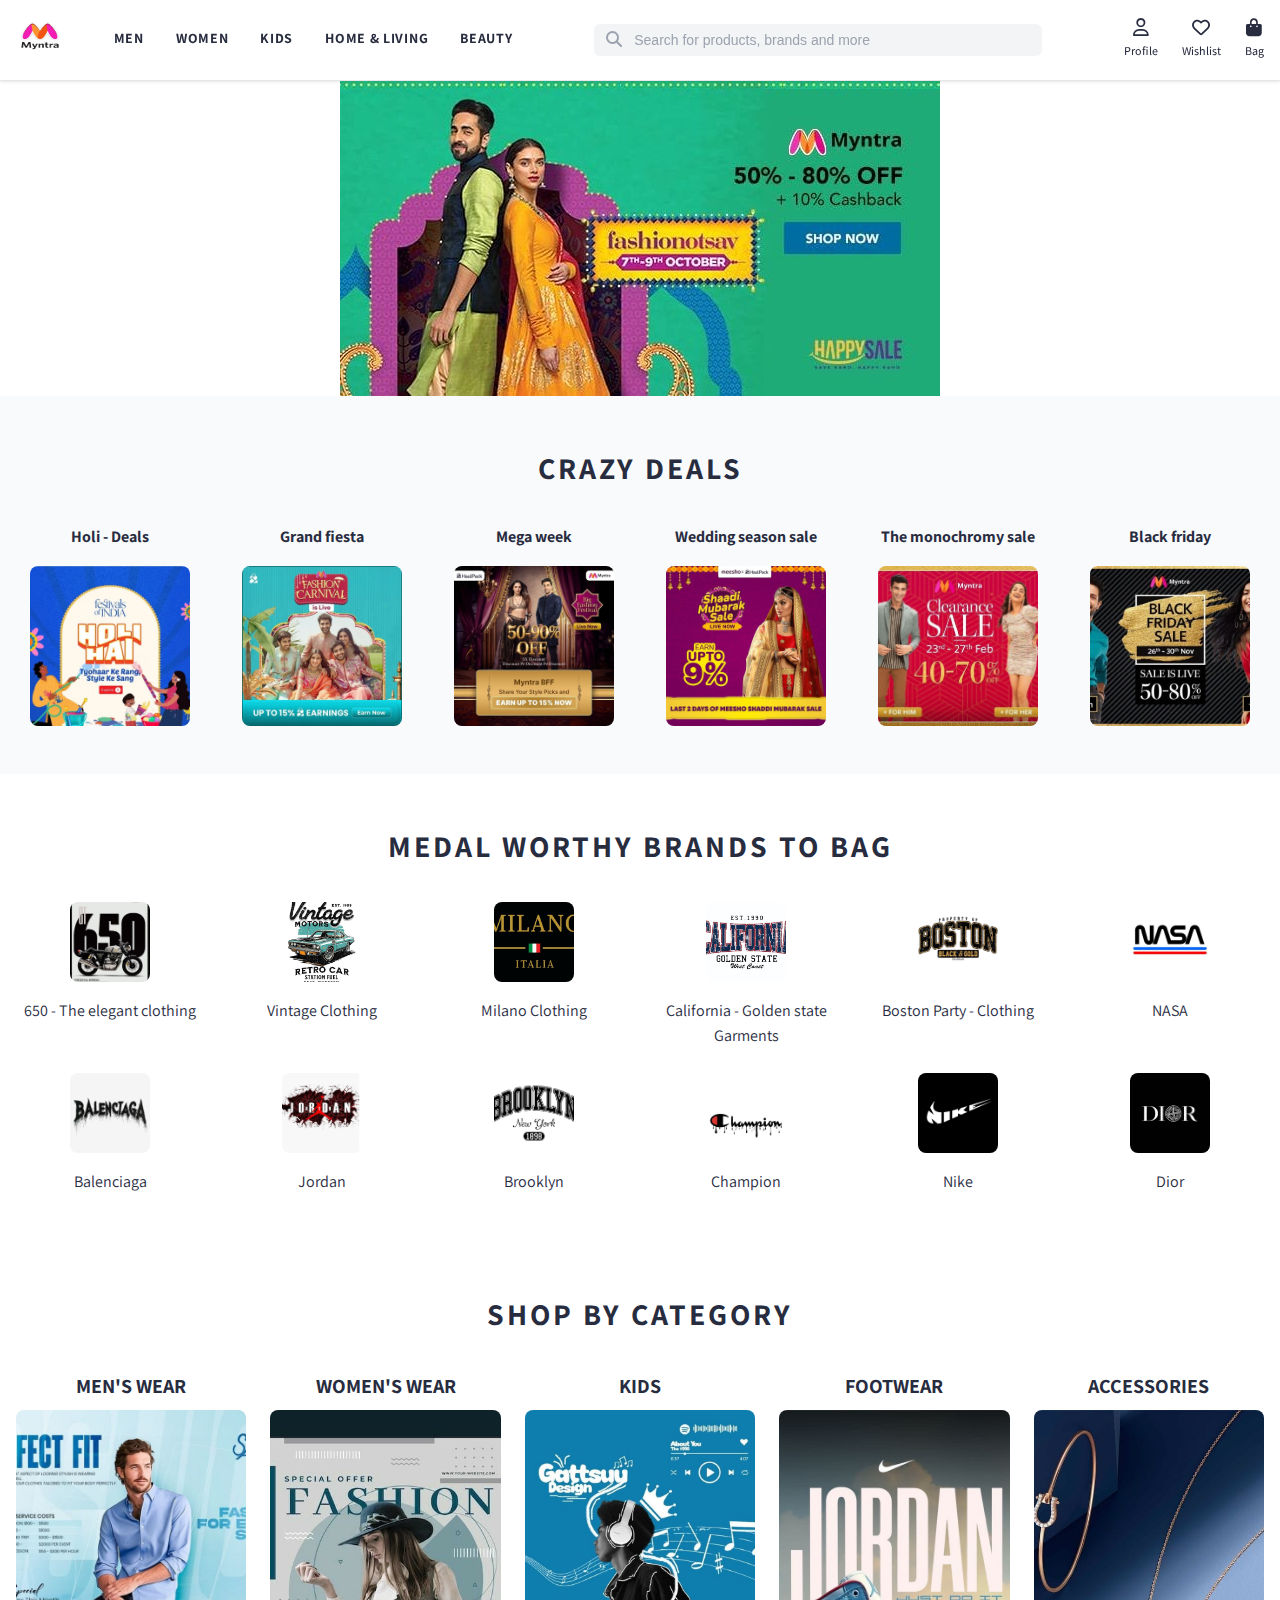
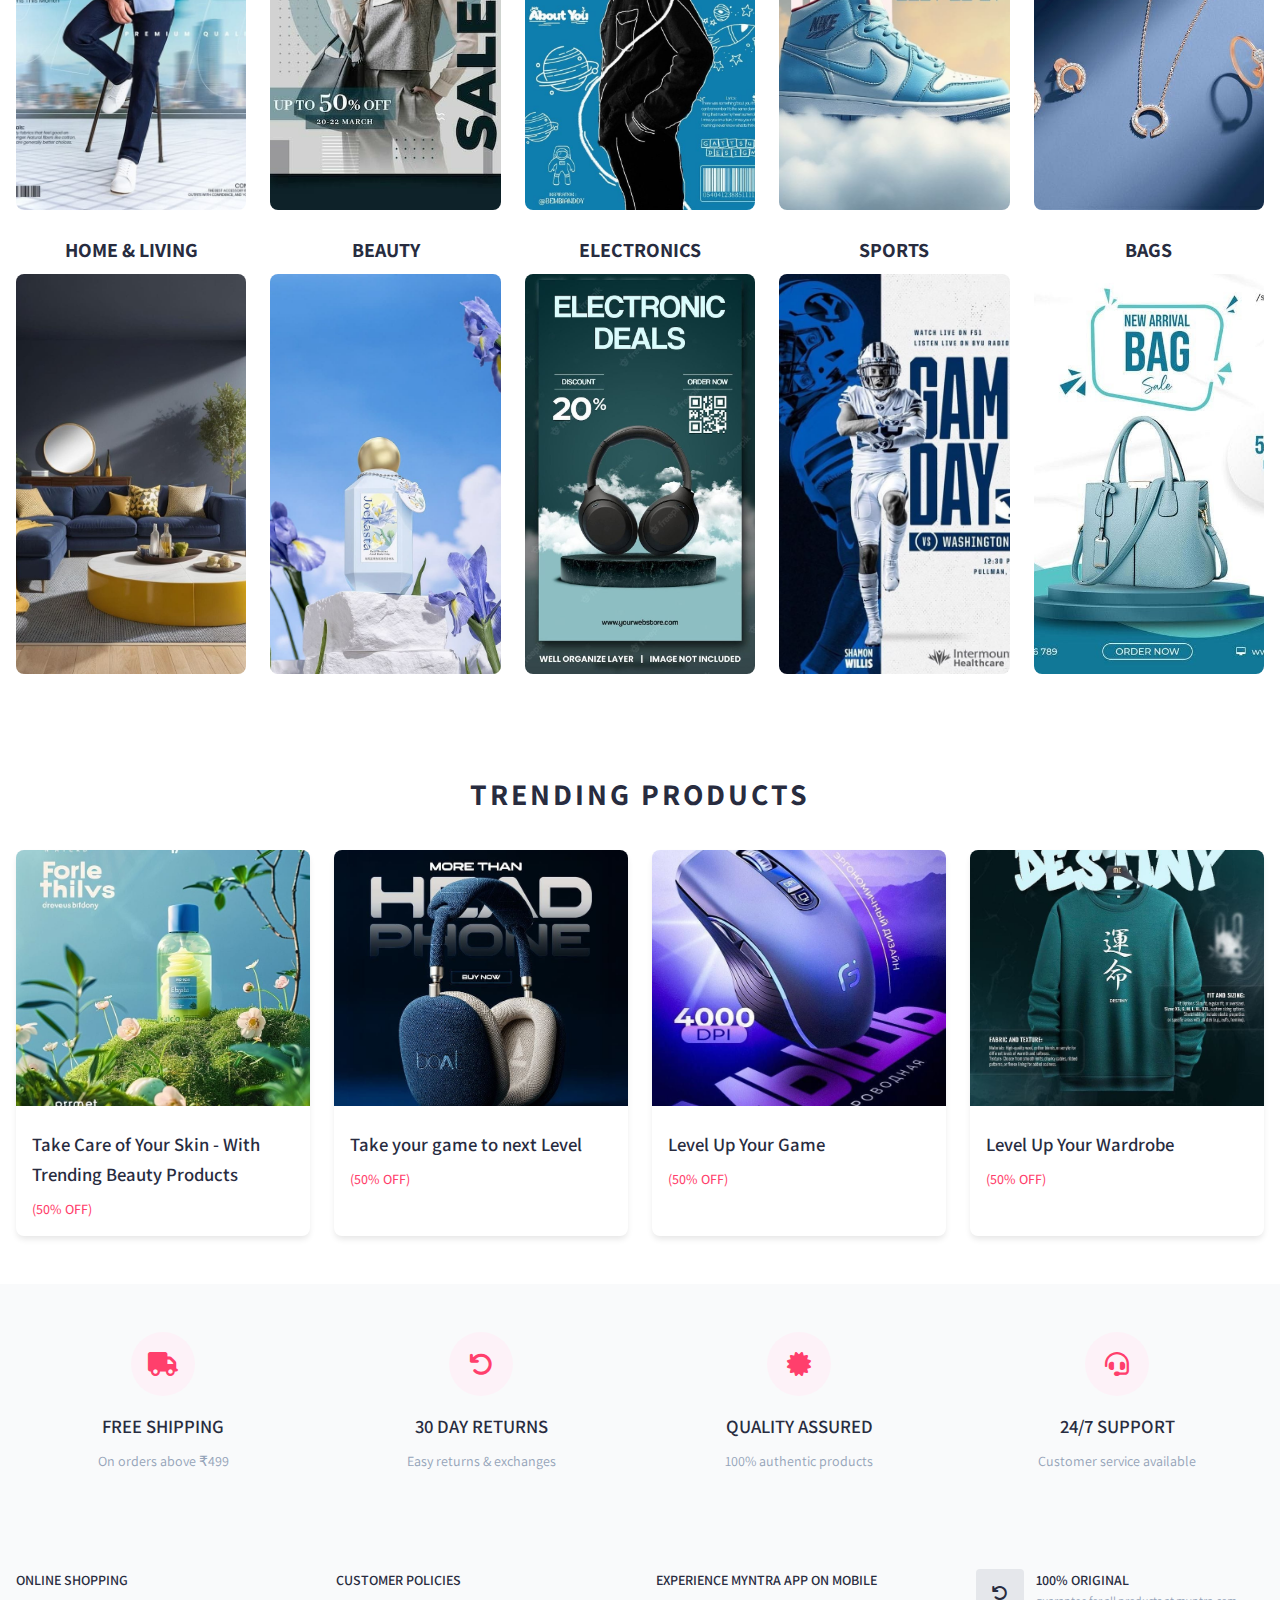
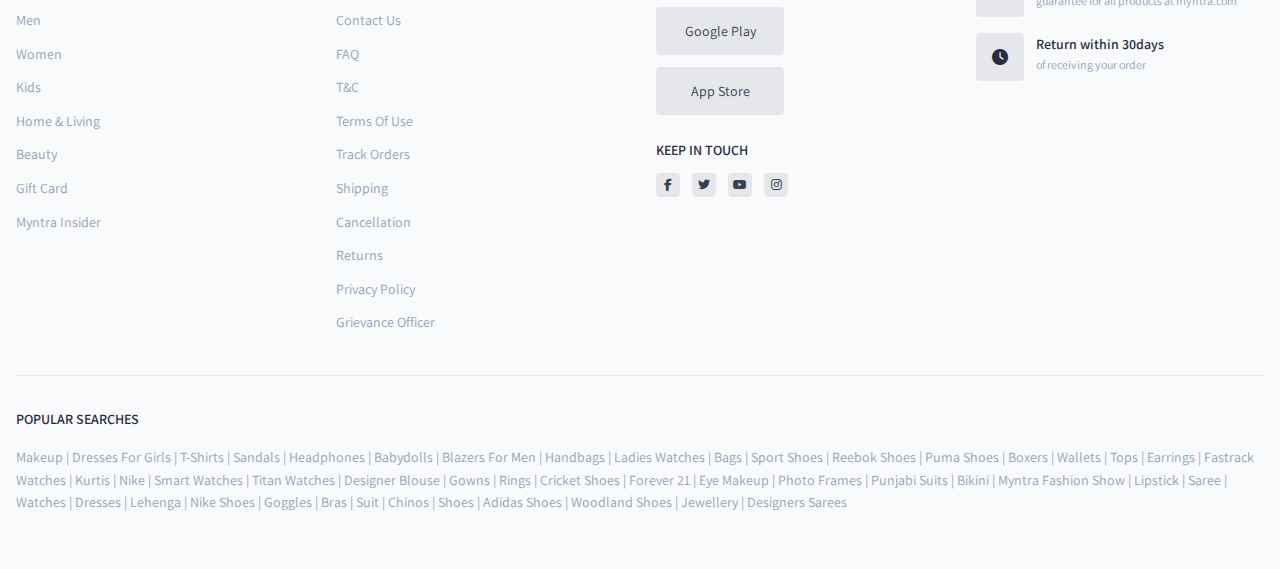
<file: index.html>
<!DOCTYPE html>
<html lang="en">
<head>
    <meta charset="UTF-8">
    <meta name="viewport" content="width=device-width, initial-scale=1.0">
    <title>Myntra Clone - Fashion Shopping</title>
    <link rel="stylesheet" href="https://cdn.jsdelivr.net/npm/@fortawesome/fontawesome-free@6.4.0/css/all.min.css">
    <link href="https://fonts.googleapis.com/css2?family=Assistant:wght@300;400;500;600;700&display=swap" rel="stylesheet">
    <link rel="stylesheet" href="./css/index.css">
</head>
<body>
    <!-- Header -->
    <header>
        <div class="header-container">
            <div class="header-flex">
                <!-- Logo -->
                <div class="logo">
                    <a href="#">
                        <img src="./images/logo.jpeg" alt="Myntra Logo" width="48" height="32">
                    </a>
                </div>

                <!-- Navigation -->
                <nav>
                    <a href="mens.html" class="nav-link">MEN</a>
                    <a href="womens.html" class="nav-link">WOMEN</a>
                    <a href="kids.html" class="nav-link">KIDS</a>
                    <a href="hl.html" class="nav-link">HOME & LIVING</a>
                    <a href="#" class="nav-link">BEAUTY</a>
                   
                </nav>

                <!-- Search Bar -->
                <div class="search-container">
                    <div class="search-wrapper">
                        <div class="search-icon">
                            <i class="fas fa-search"></i>
                        </div>
                        <input type="text" class="search-input" placeholder="Search for products, brands and more">
                    </div>
                </div>

                <!-- Action Buttons -->
                <div class="actions">
                    <a href="profile.html" class="action-item">
                        <i class="far fa-user"></i>
                        <span>Profile</span>
                    </a>
                    <div class="action-item">
                        <i class="far fa-heart"></i>
                        <span>Wishlist</span>
                    </div>
                    <div class="action-item">
                        <i class="fas fa-shopping-bag"></i>
                        <span>Bag</span>
                    </div>
                </div>

                <!-- Mobile Menu Button -->
                <div class="mobile-menu">
                    <button>
                        <i class="fas fa-bars" style="font-size: 1.25rem; color: #282c3f;"></i>
                    </button>
                </div>
            </div>
        </div>
    </header>

    <!-- Main Content -->
    <main>
        <!-- Hero Banner -->
        <section class="banner-section">
            <a href="#">
                <img src="./images/ban.jpeg" alt="Hero Banner Image" width="100%" height="400">
            </a>
        </section>

        <!-- Deals Section -->
        <section class="section section-gray">
            <div class="container">
                <h2 class="section-title">CRAZY DEALS</h2>
                <div class="grid grid-2 md-grid-4 lg-grid-6">
                    <div class="deal-item">
                        <span>Holi - Deals</span>
                        <img src="./images/Deal1.jpeg" alt="Holi Deals" width="160" height="160" style="border-radius: 8px;">
                    </div>
                    <div class="deal-item">
                        <span>Grand fiesta</span>
                        <img src="./images/Deal2.jpeg" alt="Grand Fiesta Deals" width="160" height="160" style="border-radius: 8px;">
                    </div>
                    <div class="deal-item">
                        <span>Mega week</span>
                        <img src="./images/Deal3.jpeg" alt="Mega Week Deals" width="160" height="160" style="border-radius: 8px;">
                    </div>
                    <div class="deal-item">
                        <span>Wedding season sale</span>
                        <img src="./images/Deal4.jpeg" alt="Wedding Season Sale Deals" width="160" height="160" style="border-radius: 8px;">
                    </div>  
                    <div class="deal-item">
                        <span>The monochromy sale</span>
                        <img src="./images/Deal5.jpeg" alt="The Monochromy Sale Deals" width="160" height="160" style="border-radius: 8px;">
                    </div>
                    <div class="deal-item">
                        <span>Black friday</span>
                        <img src="./images/Deal6.jpeg" alt="Black Friday Deals" width="160" height="160" style="border-radius: 8px;">
                    </div>
                </div>
            </div>
        </section>

        <!-- Medal Worthy Brands -->
        <section class="section">
            <div class="container">
                <h2 class="section-title">MEDAL WORTHY BRANDS TO BAG</h2>
                <div class="grid grid-2 md-grid-4 lg-grid-6">
                    <div class="brand-item">
                        <img src="./images/brand1.jpeg" alt="Brand 1 Image" width="80" height="80" style="border-radius: 8px;">
                        <div>650 - The elegant clothing</div>
                    </div>
                    <div class="brand-item">
                        <img src="./images/brand2.jpeg" alt="Brand 2 Image" width="80" height="80" style="border-radius: 8px;">
                        <div>Vintage Clothing</div>
                    </div>
                    <div class="brand-item">
                        <img src="./images/brand3.jpeg" alt="Brand 3 Image" width="80" height="80" style="border-radius: 8px;">
                        <div>Milano Clothing</div>
                    </div>
                    <div class="brand-item">
                        <img src="./images/brand4.jpeg" alt="Brand 4 Image" width="80" height="80" style="border-radius: 8px;">
                        <div>California - Golden state Garments</div>
                    </div>
                    <div class="brand-item">
                        <img src="./images/brand5.jpeg" alt="Brand 5 Image" width="80" height="80" style="border-radius: 8px;">
                        <div>Boston Party - Clothing</div>
                    </div>
                    <div class="brand-item">
                        <img src="./images/brand6.jpeg" alt="Brand 6 Image" width="80" height="80" style="border-radius: 8px;">
                        <div>NASA</div>
                    </div>
                    <div class="brand-item">
                        <img src="./images/brand7.jpeg" alt="Brand 7 Image" width="80" height="80" style="border-radius: 8px;">
                        <div>Balenciaga</div>
                    </div>
                    <div class="brand-item">
                        <img src="./images/brand8.jpeg" alt="Brand 8 Image" width="80" height="80" style="border-radius: 8px;">
                        <div>Jordan</div>
                    </div>
                    <div class="brand-item">
                        <img src="./images/brand9.jpeg" alt="Brand 9 Image" width="80" height="80" style="border-radius: 8px;">
                        <div>Brooklyn</div>
                    </div>
                    <div class="brand-item">
                        <img src="./images/brand10.jpeg" alt="Brand 10 Image" width="80" height="80" style="border-radius: 8px;">
                        <div>Champion</div>
                    </div>
                    <div class="brand-item">
                        <img src="./images/brand11.jpeg" alt="Brand 11 Image" width="80" height="80" style="border-radius: 8px;">
                        <div>Nike</div>
                    </div>
                    <div class="brand-item">
                        <img src="./images/brand12.jpeg" alt="Brand 12 Image" width="80" height="80" style="border-radius: 8px;">
                        <div>Dior</div>
                    </div>
                </div>
            </div>
        </section>

        <!-- Shop by Category -->
        <section class="section">
            <div class="container">
                <h2 class="section-title">SHOP BY CATEGORY</h2>
                <div class="grid grid-2 md-grid-3 lg-grid-5">
                    <div class="category-item">
                        <h3>MEN'S WEAR</h3>
                        <img src="./images/category1.jpeg" alt="Men's Wear Image" style="height: 400px; width: 100%; border-radius: 8px; object-fit: cover;">
                    </div>
                    <div class="category-item">
                        <h3>WOMEN'S WEAR</h3>
                        <img src="./images/category2.jpeg" alt="Women's Wear Image" style="height: 400px; width: 100%; border-radius: 8px; object-fit: cover;">
                    </div>
                    <div class="category-item">
                        <h3>KIDS</h3>
                        <img src="./images/category3.jpeg" alt="Kids Image" style="height: 400px; width: 100%; border-radius: 8px; object-fit: cover;">
                    </div>
                    <div class="category-item">
                        <h3>FOOTWEAR</h3>
                        <img src="./images/category4.jpeg" alt="Footwear Image" style="height: 400px; width: 100%; border-radius: 8px; object-fit: cover;">
                    </div>
                    <div class="category-item">
                        <h3>ACCESSORIES</h3>
                        <img src="./images/category5.jpeg" alt="Accessories Image" style="height: 400px; width: 100%; border-radius: 8px; object-fit: cover;">
                    </div>
                    <div class="category-item">
                        <h3>HOME & LIVING</h3>
                        <img src="./images/category6.jpeg" alt="Home & Living Image" style="height: 400px; width: 100%; border-radius: 8px; object-fit: cover;">
                    </div>
                    <div class="category-item">
                        <h3>BEAUTY</h3>
                        <img src="./images/category7.jpeg" alt="Beauty Image" style="height: 400px; width: 100%; border-radius: 8px; object-fit: cover;">
                    </div>
                    <div class="category-item">
                        <h3>ELECTRONICS</h3>
                        <img src="./images/category8.jpeg" alt="Electronics Image" style="height: 400px; width: 100%; border-radius: 8px; object-fit: cover;">
                    </div>
                    <div class="category-item">
                        <h3>SPORTS</h3>
                        <img src="./images/category9.jpeg" alt="Sports Image" style="height: 400px; width: 100%; border-radius: 8px; object-fit: cover;">
                    </div>
                    <div class="category-item">
                        <h3>BAGS</h3>
                        <img src="./images/category10.jpeg" alt="Bags Image" style="height: 400px; width: 100%; border-radius: 8px; object-fit: cover;">
                    </div>
                </div>
            </div>
        </section>

        <!-- Trending Products -->
        <section class="section">
            <div class="container">
                <h2 class="section-title">TRENDING PRODUCTS</h2>
                <div class="grid grid-2 md-grid-4">
                    <div class="product-card">
                        <img src="./images/product1.jpeg" alt="Product 1 Image" style="height: 256px; width: 100%; object-fit: cover;">
                        <div class="product-info">
                            <h3 class="product-title">Take Care of Your Skin - With Trending Beauty Products</h3>
                            <div class="product-price">
                                <span class="price-discount">(50% OFF)</span>
                            </div>
                        </div>
                    </div>
                    <div class="product-card">
                        <img src="./images/product2.jpeg" alt="Product 2 Image" style="height: 256px; width: 100%; object-fit: cover;">
                        <div class="product-info">
                            <h3 class="product-title">Take your game to next Level</h3>
                            <div class="product-price">
                                <span class="price-discount">(50% OFF)</span>
                            </div>
                        </div>
                    </div>
                    <div class="product-card">
                        <img src="./images/product3.jpeg" alt="Product 3 Image" style="height: 256px; width: 100%; object-fit: cover;">
                        <div class="product-info">
                            <h3 class="product-title">Level Up Your Game</h3>
                            <div class="product-price">
                                <span class="price-discount">(50% OFF)</span>
                            </div>
                        </div>
                    </div>
                    <div class="product-card">
                        <img src="./images/product4.jpeg" alt="Product 4 Image" style="height: 256px; width: 100%; object-fit: cover;">
                        <div class="product-info">
                            <h3 class="product-title">Level Up Your Wardrobe</h3>
                            <div class="product-price">
                                <span class="price-discount">(50% OFF)</span>
                            </div>
                        </div>
                    </div>
                </div>
            </div>
        </section>

        <!-- Features Section -->
        <section class="section section-gray">
            <div class="container">
                <div class="grid grid-2 md-grid-4">
                    <div class="feature-item">
                        <div class="feature-icon">
                            <i class="fas fa-truck"></i>
                        </div>
                        <h3 class="feature-title">FREE SHIPPING</h3>
                        <p class="feature-description">On orders above ₹499</p>
                    </div>
                    <div class="feature-item">
                        <div class="feature-icon">
                            <i class="fas fa-undo"></i>
                        </div>
                        <h3 class="feature-title">30 DAY RETURNS</h3>
                        <p class="feature-description">Easy returns & exchanges</p>
                    </div>
                    <div class="feature-item">
                        <div class="feature-icon">
                            <i class="fas fa-certificate"></i>
                        </div>
                        <h3 class="feature-title">QUALITY ASSURED</h3>
                        <p class="feature-description">100% authentic products</p>
                    </div>
                    <div class="feature-item">
                        <div class="feature-icon">
                            <i class="fas fa-headset"></i>
                        </div>
                        <h3 class="feature-title">24/7 SUPPORT</h3>
                        <p class="feature-description">Customer service available</p>
                    </div>
                </div>
            </div>
        </section>
    </main>

    <!-- Footer -->
    <footer>
        <div class="container">
            <div class="footer-content">
                <!-- Online Shopping -->
                <div class="footer-section">
                    <h3>ONLINE SHOPPING</h3>
                    <ul class="footer-links">
                        <li><a href="#">Men</a></li>
                        <li><a href="#">Women</a></li>
                        <li><a href="#">Kids</a></li>
                        <li><a href="#">Home & Living</a></li>
                        <li><a href="#">Beauty</a></li>
                        <li><a href="#">Gift Card</a></li>
                        <li><a href="#">Myntra Insider</a></li>
                    </ul>
                </div>

                <!-- Customer Policies -->
                <div class="footer-section">
                    <h3>CUSTOMER POLICIES</h3>
                    <ul class="footer-links">
                        <li><a href="#">Contact Us</a></li>
                        <li><a href="#">FAQ</a></li>
                        <li><a href="#">T&C</a></li>
                        <li><a href="#">Terms Of Use</a></li>
                        <li><a href="#">Track Orders</a></li>
                        <li><a href="#">Shipping</a></li>
                        <li><a href="#">Cancellation</a></li>
                        <li><a href="#">Returns</a></li>
                        <li><a href="#">Privacy Policy</a></li>
                        <li><a href="#">Grievance Officer</a></li>
                    </ul>
                </div>

                <!-- Experience App -->
                <div class="footer-section">
                    <h3>EXPERIENCE MYNTRA APP ON MOBILE</h3>
                    <div class="app-download">
                        <div class="app-badge">Google Play</div>
                        <div class="app-badge">App Store</div>
                    </div>
                    <h4 style="font-weight: 600; color: #282c3f; margin-bottom: 0.75rem; font-size: 0.875rem; text-transform: uppercase;">KEEP IN TOUCH</h4>
                    <div class="social-links">
                        <div class="social-link"><i class="fab fa-facebook-f"></i></div>
                        <div class="social-link"><i class="fab fa-twitter"></i></div>
                        <div class="social-link"><i class="fab fa-youtube"></i></div>
                        <div class="social-link"><i class="fab fa-instagram"></i></div>
                    </div>
                </div>

                <!-- Return Guarantee -->
                <div class="footer-section">
                    <div class="guarantee-item">
                        <div class="guarantee-icon">
                            <i class="fas fa-undo"></i>
                        </div>
                        <div class="guarantee-content">
                            <h4>100% ORIGINAL</h4>
                            <p>guarantee for all products at myntra.com</p>
                        </div>
                    </div>
                    <div class="guarantee-item">
                        <div class="guarantee-icon">
                            <i class="fas fa-clock"></i>
                        </div>
                        <div class="guarantee-content">
                            <h4>Return within 30days</h4>
                            <p>of receiving your order</p>
                        </div>
                    </div>
                </div>
            </div>

            <!-- Popular Searches -->
            <div class="popular-searches">
                <h3>POPULAR SEARCHES</h3>
                <div class="popular-searches-content">
                    <span>Makeup | Dresses For Girls | T-Shirts | Sandals | Headphones | Babydolls | Blazers For Men | Handbags | Ladies Watches | Bags | Sport Shoes | Reebok Shoes | Puma Shoes | Boxers | Wallets | Tops | Earrings | Fastrack Watches | Kurtis | Nike | Smart Watches | Titan Watches | Designer Blouse | Gowns | Rings | Cricket Shoes | Forever 21 | Eye Makeup | Photo Frames | Punjabi Suits | Bikini | Myntra Fashion Show | Lipstick | Saree | Watches | Dresses | Lehenga | Nike Shoes | Goggles | Bras | Suit | Chinos | Shoes | Adidas Shoes | Woodland Shoes | Jewellery | Designers Sarees</span>
                </div>
            </div>
        </div>
    </footer>
</body>
</html>
</file>
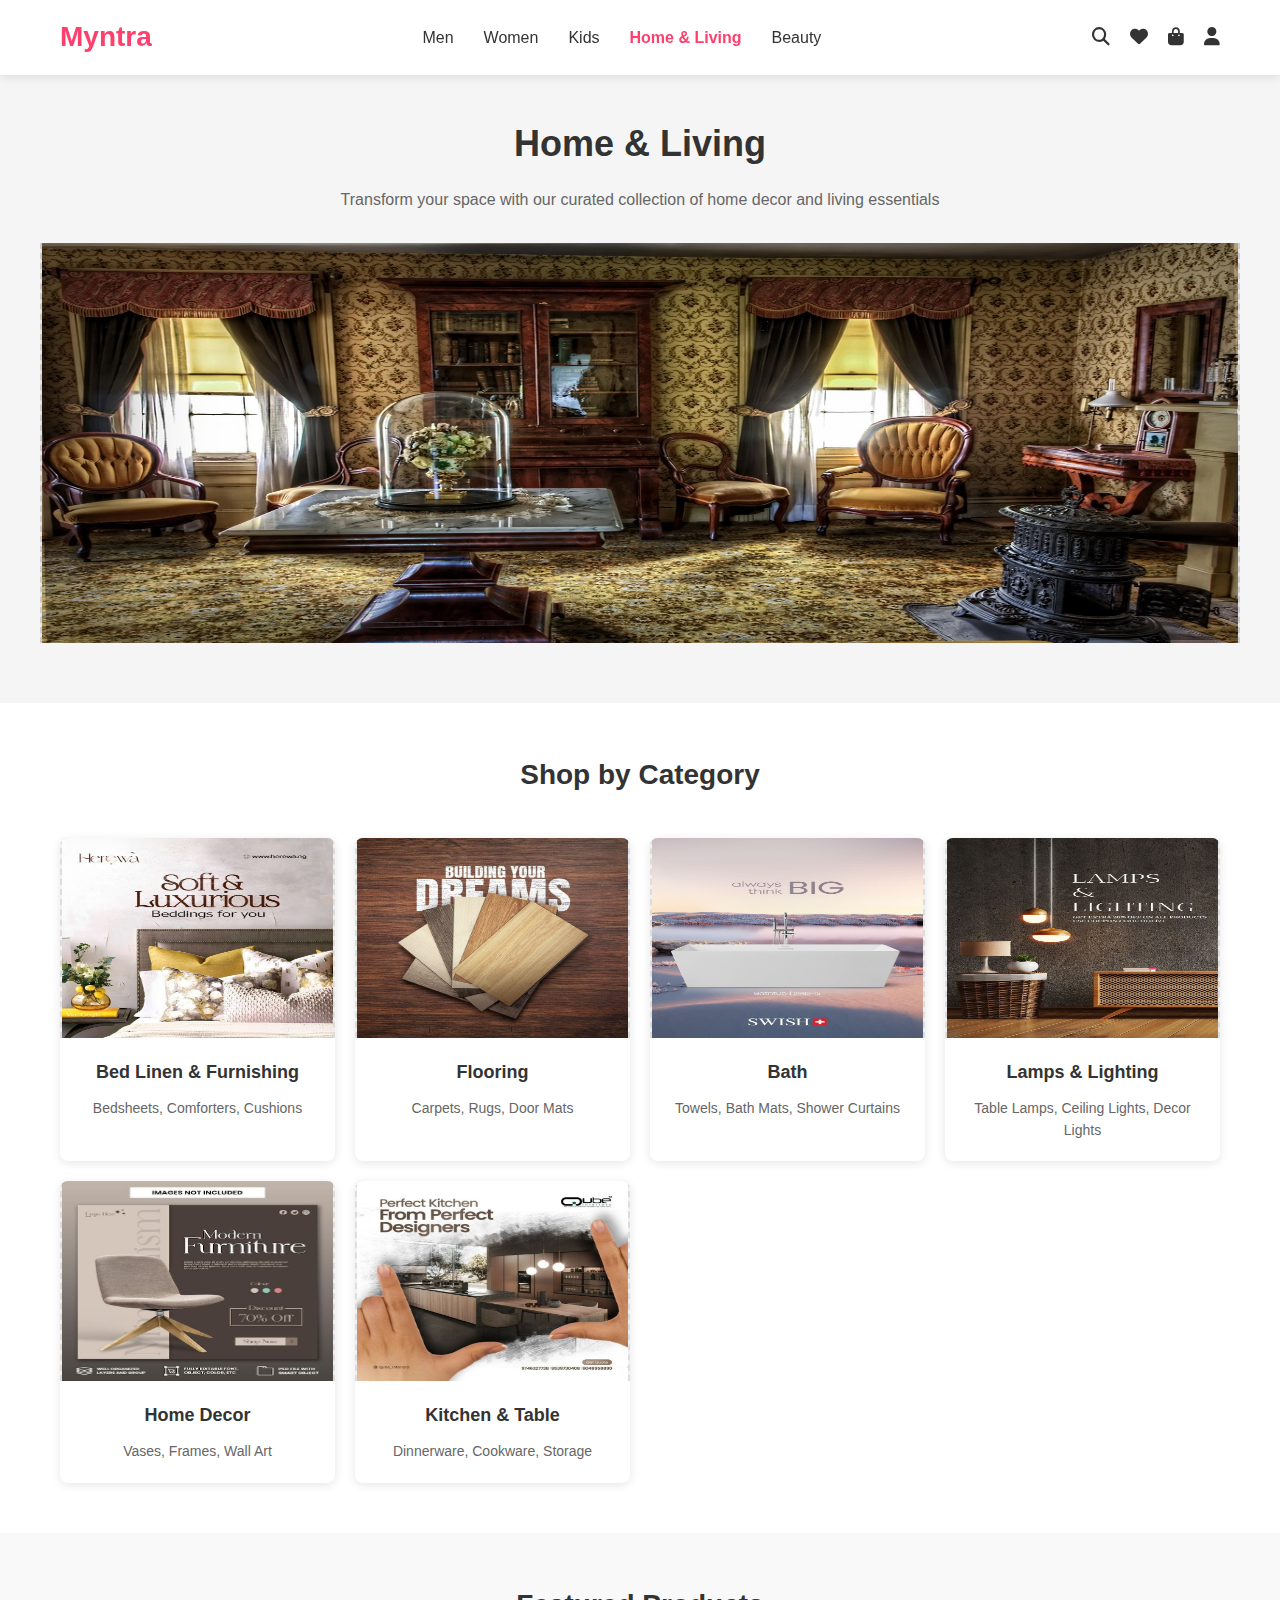
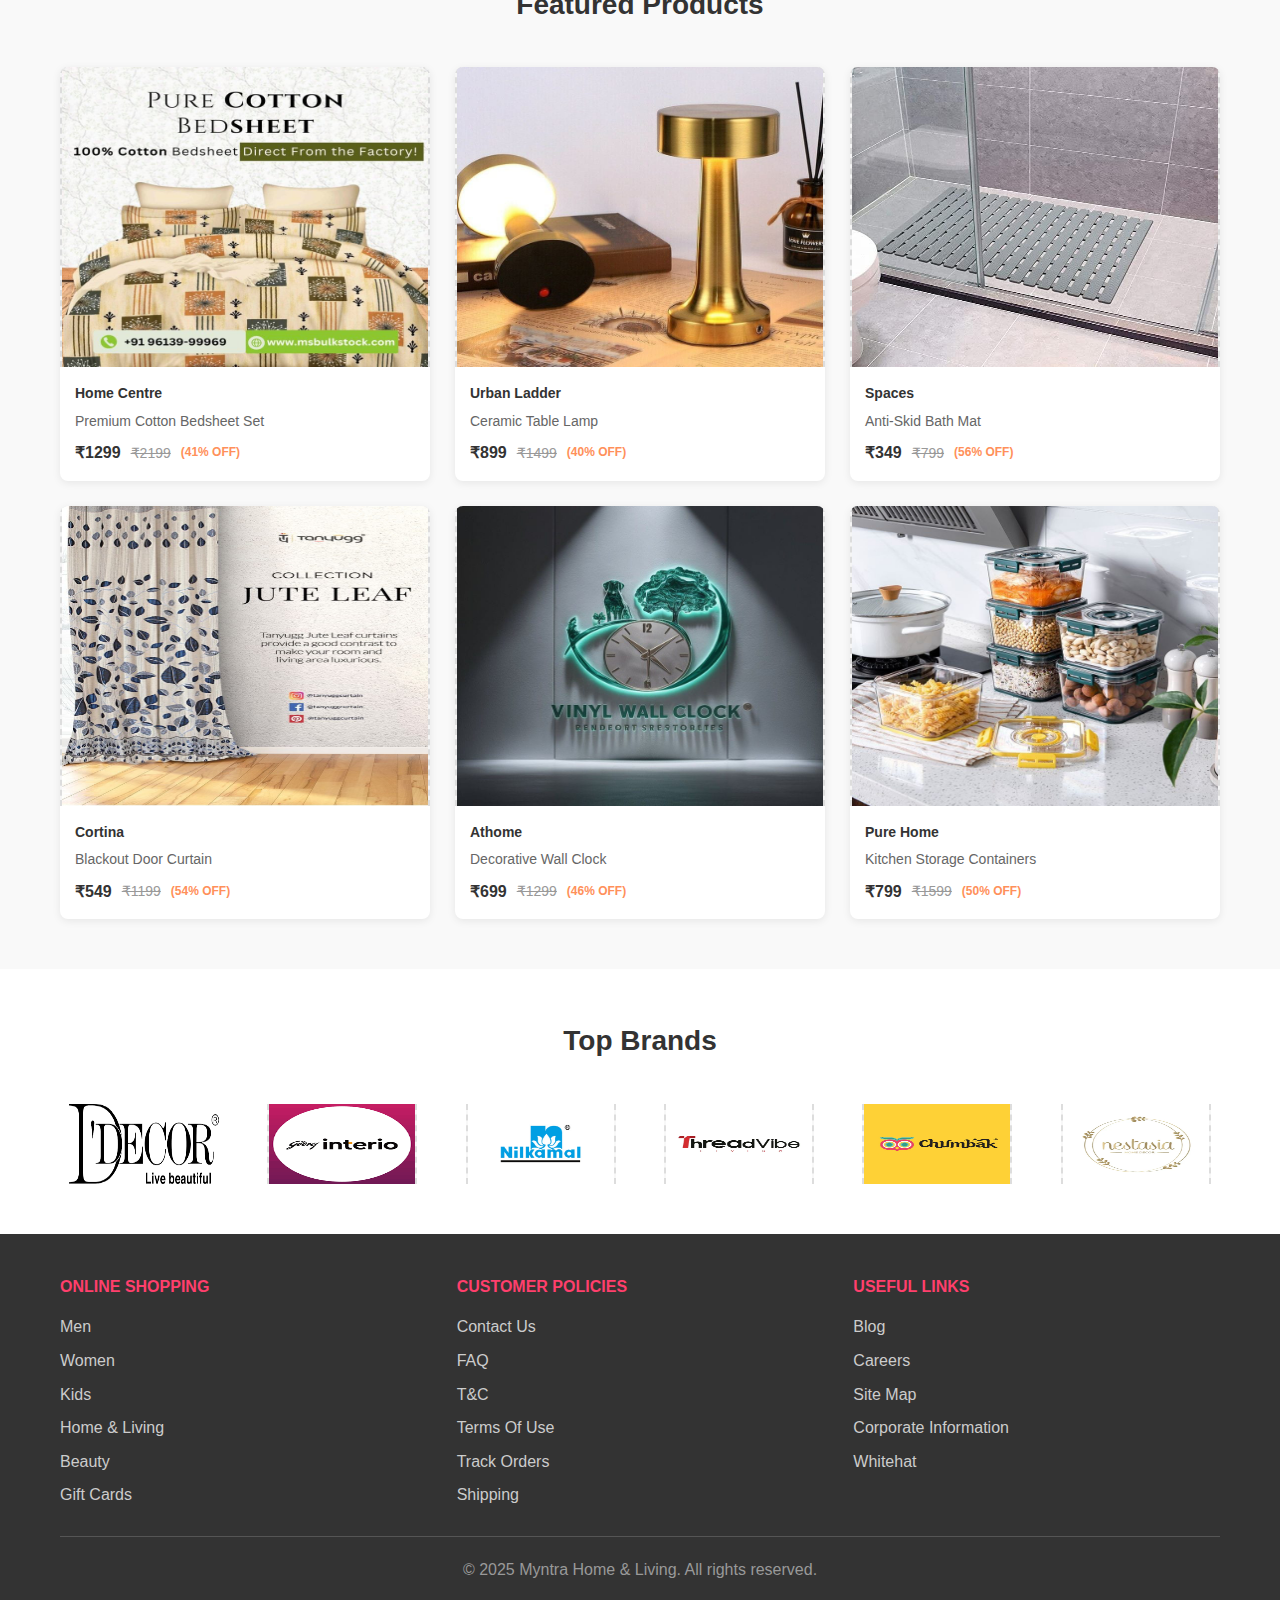
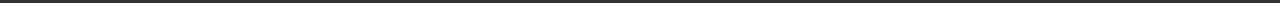
<file: hl.html>
<!DOCTYPE html>
<html lang="en">
<head>
    <meta charset="UTF-8">
    <meta name="viewport" content="width=device-width, initial-scale=1.0">
    <title>Myntra - Home & Living</title>
    <link href="https://cdn.jsdelivr.net/npm/@fortawesome/fontawesome-free@6.4.0/css/all.min.css" rel="stylesheet">
    <link rel="stylesheet" href="./css/hl.css">
</head>
<body>
    <!-- Header -->
    <header class="header">
        <div class="nav-container">
            <div class="logo">Myntra</div>
            <nav>
                <ul class="nav-menu">
                    <li><a href="mens.html">Men</a></li>
                    <li><a href="womens.html">Women</a></li>
                    <li><a href="kids.html">Kids</a></li>
                    <li><a href="hl.html" style="color: #ff3f6c; font-weight: bold;">Home & Living</a></li>
                    <li><a href="#">Beauty</a></li>
                    
                </ul>
            </nav>
            <div class="nav-icons">
                <i class="fas fa-search"></i>
                <i class="fas fa-heart"></i>
                <i class="fas fa-shopping-bag"></i>
                <i class="fas fa-user"></i>
            </div>
        </div>
    </header>

    <!-- Hero Section -->
    <section class="hero-section">
        <div class="hero-content">
            <h1>Home & Living</h1>
            <p>Transform your space with our curated collection of home decor and living essentials</p>
            <div class="hero-banner">
                <img src="./images/hlban.jpg" alt="Hero Banner Image" width="1280" height="400">
            </div>
        </div>
    </section>

    <!-- Categories Section -->
    <section class="category-section">
        <h2 class="section-title">Shop by Category</h2>
        <div class="category-grid">
            <div class="category-card">
                <div class="category-image">
                    <img src="./images/hl1.jpeg" alt="Bed Linen & Furnishing Image" width="350" height="200">
                </div>
                <div class="category-info">
                    <h3>Bed Linen & Furnishing</h3>
                    <p>Bedsheets, Comforters, Cushions</p>
                </div>
            </div>
            <div class="category-card">
                <div class="category-image">
                    <img src="./images/hl2.jpeg" alt="Flooring Image" width="350" height="200">
                </div>
                <div class="category-info">
                    <h3>Flooring</h3>
                    <p>Carpets, Rugs, Door Mats</p>
                </div>
            </div>
            <div class="category-card">
                <div class="category-image">
                    <img src="./images/hl3.jpeg" alt="Bath Image" width="350" height="200">
                </div>
                <div class="category-info">
                    <h3>Bath</h3>
                    <p>Towels, Bath Mats, Shower Curtains</p>
                </div>
            </div>
            <div class="category-card">
                <div class="category-image">
                    <img src="./images/hl4.jpeg" alt="Lamps & Lighting Image" width="350" height="200">
                </div>
                <div class="category-info">
                    <h3>Lamps & Lighting</h3>
                    <p>Table Lamps, Ceiling Lights, Decor Lights</p>
                </div>
            </div>
            <div class="category-card">
                <div class="category-image">
                    <img src="./images/hl5.jpeg" alt="Home Decor Image" width="350" height="200">
                </div>
                <div class="category-info">
                    <h3>Home Decor</h3>
                    <p>Vases, Frames, Wall Art</p>
                </div>
            </div>
            <div class="category-card">
                <div class="category-image">
                    <img src="./images/hl6.jpeg" alt="Kitchen & Table Image" width="350" height="200">
                </div>
                <div class="category-info">
                    <h3>Kitchen & Table</h3>
                    <p>Dinnerware, Cookware, Storage</p>
                </div>
            </div>
        </div>
    </section>

    <!-- Featured Products -->
    <section class="products-section">
        <div class="products-container">
            <h2 class="section-title">Featured Products</h2>
            <div class="products-grid">
                <div class="product-card">
                    <div class="product-image">
                        <img src="./images/hl7.jpeg" alt="Product 1 Image" width="380" height="300">
                    </div>
                    <div class="product-info">
                        <div class="product-brand">Home Centre</div>
                        <div class="product-name">Premium Cotton Bedsheet Set</div>
                        <div class="product-price">
                            <span class="current-price">₹1299</span>
                            <span class="original-price">₹2199</span>
                            <span class="discount">(41% OFF)</span>
                        </div>
                    </div>
                </div>
                <div class="product-card">
                    <div class="product-image">
                        <img src="./images/hl8.jpeg" alt="Product 2 Image" width="380" height="300">
                    </div>
                    <div class="product-info">
                        <div class="product-brand">Urban Ladder</div>
                        <div class="product-name">Ceramic Table Lamp</div>
                        <div class="product-price">
                            <span class="current-price">₹899</span>
                            <span class="original-price">₹1499</span>
                            <span class="discount">(40% OFF)</span>
                        </div>
                    </div>
                </div>
                <div class="product-card">
                    <div class="product-image">
                        <img src="./images/hl9.jpeg" alt="Product 3 Image" width="380" height="300">
                    </div>
                    <div class="product-info">
                        <div class="product-brand">Spaces</div>
                        <div class="product-name">Anti-Skid Bath Mat</div>
                        <div class="product-price">
                            <span class="current-price">₹349</span>
                            <span class="original-price">₹799</span>
                            <span class="discount">(56% OFF)</span>
                        </div>
                    </div>
                </div>
                <div class="product-card">
                    <div class="product-image">
                        <img src="./images/hl10.jpeg" alt="Product 4 Image" width="380" height="300">
                    </div>
                    <div class="product-info">
                        <div class="product-brand">Cortina</div>
                        <div class="product-name">Blackout Door Curtain</div>
                        <div class="product-price">
                            <span class="current-price">₹549</span>
                            <span class="original-price">₹1199</span>
                            <span class="discount">(54% OFF)</span>
                        </div>
                    </div>
                </div>
                <div class="product-card">
                    <div class="product-image">
                        <img src="./images/hl11.jpeg" alt="Product 5 Image" width="380" height="300">
                    </div>
                    <div class="product-info">
                        <div class="product-brand">Athome</div>
                        <div class="product-name">Decorative Wall Clock</div>
                        <div class="product-price">
                            <span class="current-price">₹699</span>
                            <span class="original-price">₹1299</span>
                            <span class="discount">(46% OFF)</span>
                        </div>
                    </div>
                </div>
                <div class="product-card">
                    <div class="product-image">
                        <img src="./images/hl12.jpeg" alt="Product 6 Image" width="380" height="300">
                    </div>
                    <div class="product-info">
                        <div class="product-brand">Pure Home</div>
                        <div class="product-name">Kitchen Storage Containers</div>
                        <div class="product-price">
                            <span class="current-price">₹799</span>
                            <span class="original-price">₹1599</span>
                            <span class="discount">(50% OFF)</span>
                        </div>
                    </div>
                </div>
            </div>
        </div>
    </section>

    <!-- Brands Section -->
    <section class="brands-section">
        <div class="brands-container">
            <h2 class="section-title">Top Brands</h2>
            <div class="brands-grid">
                <div class="brand-logo">
                    <img src="./images/hlb1.png" alt="Brand 1 Logo" width="150" height="80">
                </div>
                <div class="brand-logo">
                    <img src="./images/hlb2.png" alt="Brand 2 Logo" width="150" height="80">
                </div>
                <div class="brand-logo">
                    <img src="./images/hlb3.jpg" alt="Brand 3 Logo" width="150" height="80">
                </div>
                <div class="brand-logo">
                    <img src="./images/hlb4.webp" alt="Brand 4 Logo" width="150" height="80">
                </div>
                <div class="brand-logo">
                    <img src="./images/hlb5.webp" alt="Brand 5 Logo" width="150" height="80">
                </div>
                <div class="brand-logo">
                    <img src="./images/hlb6.webp" alt="Brand 6 Logo" width="150" height="80">
                </div>
            </div>
        </div>
    </section>

    <!-- Footer -->
    <footer class="footer">
        <div class="footer-container">
            <div class="footer-grid">
                <div class="footer-section">
                    <h4>ONLINE SHOPPING</h4>
                    <ul>
                        <li><a href="#">Men</a></li>
                        <li><a href="#">Women</a></li>
                        <li><a href="#">Kids</a></li>
                        <li><a href="#">Home & Living</a></li>
                        <li><a href="#">Beauty</a></li>
                        <li><a href="#">Gift Cards</a></li>
                    </ul>
                </div>
                <div class="footer-section">
                    <h4>CUSTOMER POLICIES</h4>
                    <ul>
                        <li><a href="#">Contact Us</a></li>
                        <li><a href="#">FAQ</a></li>
                        <li><a href="#">T&C</a></li>
                        <li><a href="#">Terms Of Use</a></li>
                        <li><a href="#">Track Orders</a></li>
                        <li><a href="#">Shipping</a></li>
                    </ul>
                </div>
                <div class="footer-section">
                    <h4>USEFUL LINKS</h4>
                    <ul>
                        <li><a href="#">Blog</a></li>
                        <li><a href="#">Careers</a></li>
                        <li><a href="#">Site Map</a></li>
                        <li><a href="#">Corporate Information</a></li>
                        <li><a href="#">Whitehat</a></li>
                    </ul>
                </div>
            </div>
            <div class="footer-bottom">
                <p>&copy; 2025 Myntra Home & Living. All rights reserved.</p>
            </div>
        </div>
    </footer>
</body>
</html>
</file>
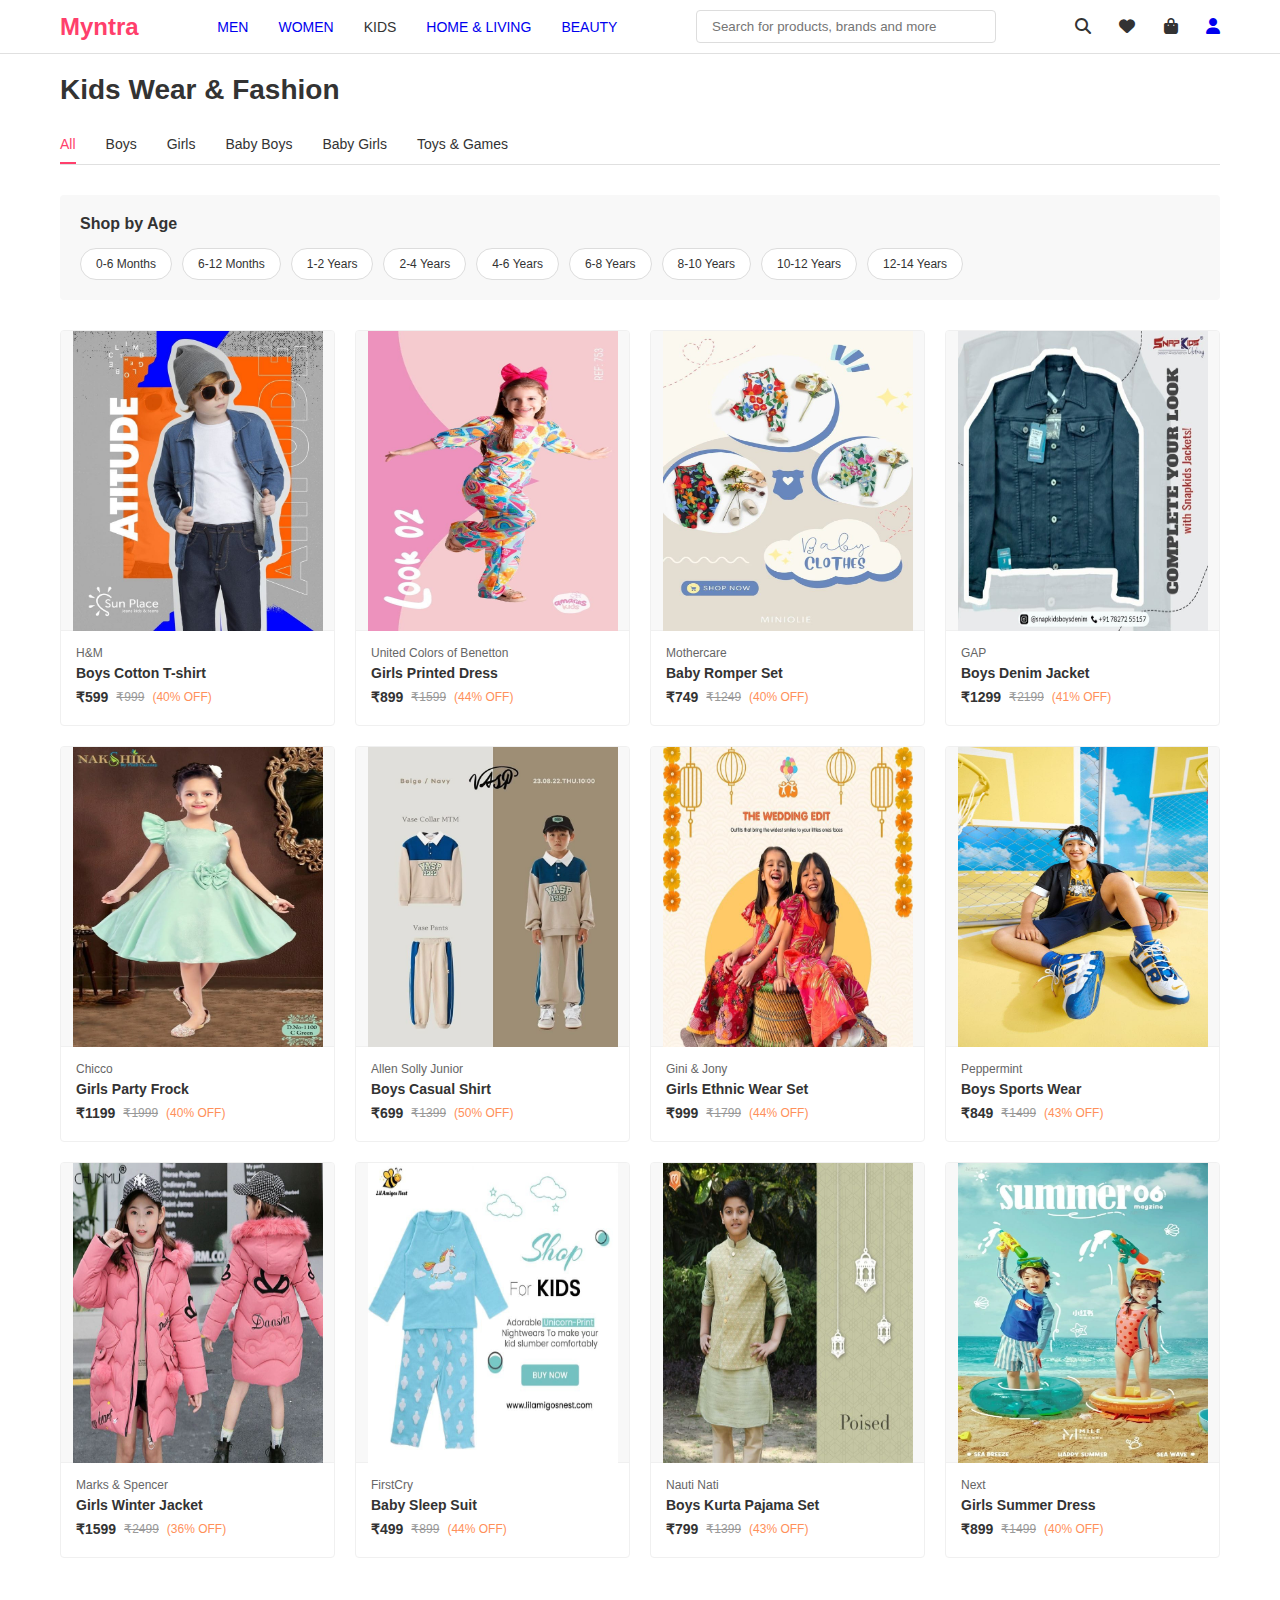
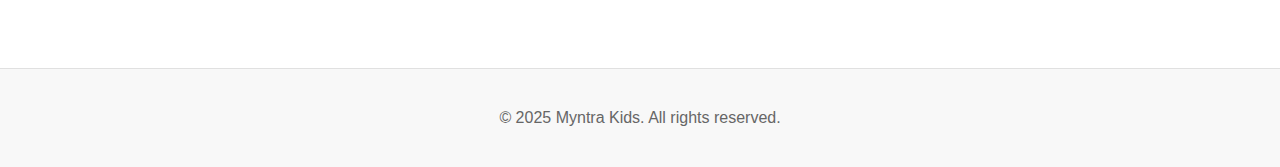
<file: kids.html>
<!DOCTYPE html>
<html lang="en">
<head>
    <meta charset="UTF-8">
    <meta name="viewport" content="width=device-width, initial-scale=1.0">
    <title>Myntra Kids - Children's Fashion</title>
    <link href="https://cdn.jsdelivr.net/npm/@fortawesome/fontawesome-free@6.4.0/css/all.min.css" rel="stylesheet">
    <link href="https://fonts.googleapis.com/css2?family=Assistant:wght@400;500;600;700&display=swap" rel="stylesheet">
    <link rel="stylesheet" href="./css/kids.css">
</head>
<body>
    <header class="header">
        <div class="nav-container">
            <div class="logo">Myntra</div>
            <ul class="nav-menu">
                <li><a href="mens.html" style="text-decoration: none;">MEN</a></li>
                <li><a href="womens.html" style="text-decoration: none;">WOMEN</a></li>
                <li class="active">KIDS</li>
                <li><a href="hl.html" style="text-decoration: none;">HOME & LIVING</a></li>
                <li><a href="#" style="text-decoration: none;">BEAUTY</a></li>
               
            </ul>
            <input type="text" class="search-bar" placeholder="Search for products, brands and more">
            <div class="nav-icons">
                <i class="fas fa-search" style="margin-right: 1.5rem;"></i>
                <i class="fas fa-heart" style="margin-right: 1.5rem;"></i>
                <i class="fas fa-shopping-bag" style="margin-right: 1.5rem;"></i>
                <a href="profile.html"><i class="fas fa-user"></i></a>
            </div>
        </div>
    </header>

    <main class="main-container">
        <h1 class="page-title">Kids Wear & Fashion</h1>
        
        <div class="category-filter">
            <ul class="filter-tabs">
                <li class="active">All</li>
                <li>Boys</li>
                <li>Girls</li>
                <li>Baby Boys</li>
                <li>Baby Girls</li>
                <li>Toys & Games</li>
            </ul>
        </div>

        <div class="size-age-filter">
            <div class="filter-title">Shop by Age</div>
            <div class="size-options">
                <div class="size-option">0-6 Months</div>
                <div class="size-option">6-12 Months</div>
                <div class="size-option">1-2 Years</div>
                <div class="size-option">2-4 Years</div>
                <div class="size-option">4-6 Years</div>
                <div class="size-option">6-8 Years</div>
                <div class="size-option">8-10 Years</div>
                <div class="size-option">10-12 Years</div>
                <div class="size-option">12-14 Years</div>
            </div>
        </div>

        <div class="products-grid">
            <div class="product-card">
                <div class="product-image">
                    <img src="./images/bp1.jpeg" alt="Boys Cotton T-shirt Image" width="250" height="300">
                </div>
                <div class="product-info">
                    <div class="brand-name">H&M</div>
                    <div class="product-name">Boys Cotton T-shirt</div>
                    <div class="price-section">
                        <span class="current-price">₹599</span>
                        <span class="original-price">₹999</span>
                        <span class="discount">(40% OFF)</span>
                    </div>
                </div>
            </div>

            <div class="product-card">
                <div class="product-image">
                    <img src="./images/bp2.jpeg" alt="Girls Printed Dress Image" width="250" height="300">
                </div>
                <div class="product-info">
                    <div class="brand-name">United Colors of Benetton</div>
                    <div class="product-name">Girls Printed Dress</div>
                    <div class="price-section">
                        <span class="current-price">₹899</span>
                        <span class="original-price">₹1599</span>
                        <span class="discount">(44% OFF)</span>
                    </div>
                </div>
            </div>

            <div class="product-card">
                <div class="product-image">
                    <img src="./images/bp3.jpeg" alt="Baby Romper Set Image" width="250" height="300">
                </div>
                <div class="product-info">
                    <div class="brand-name">Mothercare</div>
                    <div class="product-name">Baby Romper Set</div>
                    <div class="price-section">
                        <span class="current-price">₹749</span>
                        <span class="original-price">₹1249</span>
                        <span class="discount">(40% OFF)</span>
                    </div>
                </div>
            </div>

            <div class="product-card">
                <div class="product-image">
                    <img src="./images/bp4.jpeg" alt="Boys Denim Jacket Image" width="250" height="300">
                </div>
                <div class="product-info">
                    <div class="brand-name">GAP</div>
                    <div class="product-name">Boys Denim Jacket</div>
                    <div class="price-section">
                        <span class="current-price">₹1299</span>
                        <span class="original-price">₹2199</span>
                        <span class="discount">(41% OFF)</span>
                    </div>
                </div>
            </div>

            <div class="product-card">
                <div class="product-image">
                    <img src="./images/bp5.jpeg" alt="Girls Party Frock Image" width="250" height="300">
                </div>
                <div class="product-info">
                    <div class="brand-name">Chicco</div>
                    <div class="product-name">Girls Party Frock</div>
                    <div class="price-section">
                        <span class="current-price">₹1199</span>
                        <span class="original-price">₹1999</span>
                        <span class="discount">(40% OFF)</span>
                    </div>
                </div>
            </div>

            <div class="product-card">
                <div class="product-image">
                    <img src="./images/bp6.jpeg" alt="Boys Casual Shirt Image" width="250" height="300">
                </div>
                <div class="product-info">
                    <div class="brand-name">Allen Solly Junior</div>
                    <div class="product-name">Boys Casual Shirt</div>
                    <div class="price-section">
                        <span class="current-price">₹699</span>
                        <span class="original-price">₹1399</span>
                        <span class="discount">(50% OFF)</span>
                    </div>
                </div>
            </div>

            <div class="product-card">
                <div class="product-image">
                    <img src="./images/bp7.jpeg" alt="Girls Ethnic Wear Set Image" width="250" height="300">
                </div>
                <div class="product-info">
                    <div class="brand-name">Gini & Jony</div>
                    <div class="product-name">Girls Ethnic Wear Set</div>
                    <div class="price-section">
                        <span class="current-price">₹999</span>
                        <span class="original-price">₹1799</span>
                        <span class="discount">(44% OFF)</span>
                    </div>
                </div>
            </div>

            <div class="product-card">
                <div class="product-image">
                    <img src="./images/bp8.jpeg" alt="Boys Sports Wear Image" width="250" height="300">
                </div>
                <div class="product-info">
                    <div class="brand-name">Peppermint</div>
                    <div class="product-name">Boys Sports Wear</div>
                    <div class="price-section">
                        <span class="current-price">₹849</span>
                        <span class="original-price">₹1499</span>
                        <span class="discount">(43% OFF)</span>
                    </div>
                </div>
            </div>

            <div class="product-card">
                <div class="product-image">
                    <img src="./images/bp9.jpeg" alt="Girls Winter Jacket Image" width="250" height="300">
                </div>
                <div class="product-info">
                    <div class="brand-name">Marks & Spencer</div>
                    <div class="product-name">Girls Winter Jacket</div>
                    <div class="price-section">
                        <span class="current-price">₹1599</span>
                        <span class="original-price">₹2499</span>
                        <span class="discount">(36% OFF)</span>
                    </div>
                </div>
            </div>

            <div class="product-card">
                <div class="product-image">
                    <img src="./images/bp10.jpeg" alt="Baby Sleep Suit Image" width="250" height="300">
                </div>
                <div class="product-info">
                    <div class="brand-name">FirstCry</div>
                    <div class="product-name">Baby Sleep Suit</div>
                    <div class="price-section">
                        <span class="current-price">₹499</span>
                        <span class="original-price">₹899</span>
                        <span class="discount">(44% OFF)</span>
                    </div>
                </div>
            </div>

            <div class="product-card">
                <div class="product-image">
                    <img src="./images/bp11.jpeg" alt="Boys Kurta Pajama Set Image" width="250" height="300">
                </div>
                <div class="product-info">
                    <div class="brand-name">Nauti Nati</div>
                    <div class="product-name">Boys Kurta Pajama Set</div>
                    <div class="price-section">
                        <span class="current-price">₹799</span>
                        <span class="original-price">₹1399</span>
                        <span class="discount">(43% OFF)</span>
                    </div>
                </div>
            </div>

            <div class="product-card">
                <div class="product-image">
                    <img src="./images/bp12.jpeg" alt="Girls Summer Dress Image" width="250" height="300">
                </div>
                <div class="product-info">
                    <div class="brand-name">Next</div>
                    <div class="product-name">Girls Summer Dress</div>
                    <div class="price-section">
                        <span class="current-price">₹899</span>
                        <span class="original-price">₹1499</span>
                        <span class="discount">(40% OFF)</span>
                    </div>
                </div>
            </div>
        </div>
    </main>

    <footer class="footer">
        <div class="footer-content">
            <p>&copy; 2025 Myntra Kids. All rights reserved.</p>
        </div>
    </footer>
</body>
</html>
</file>
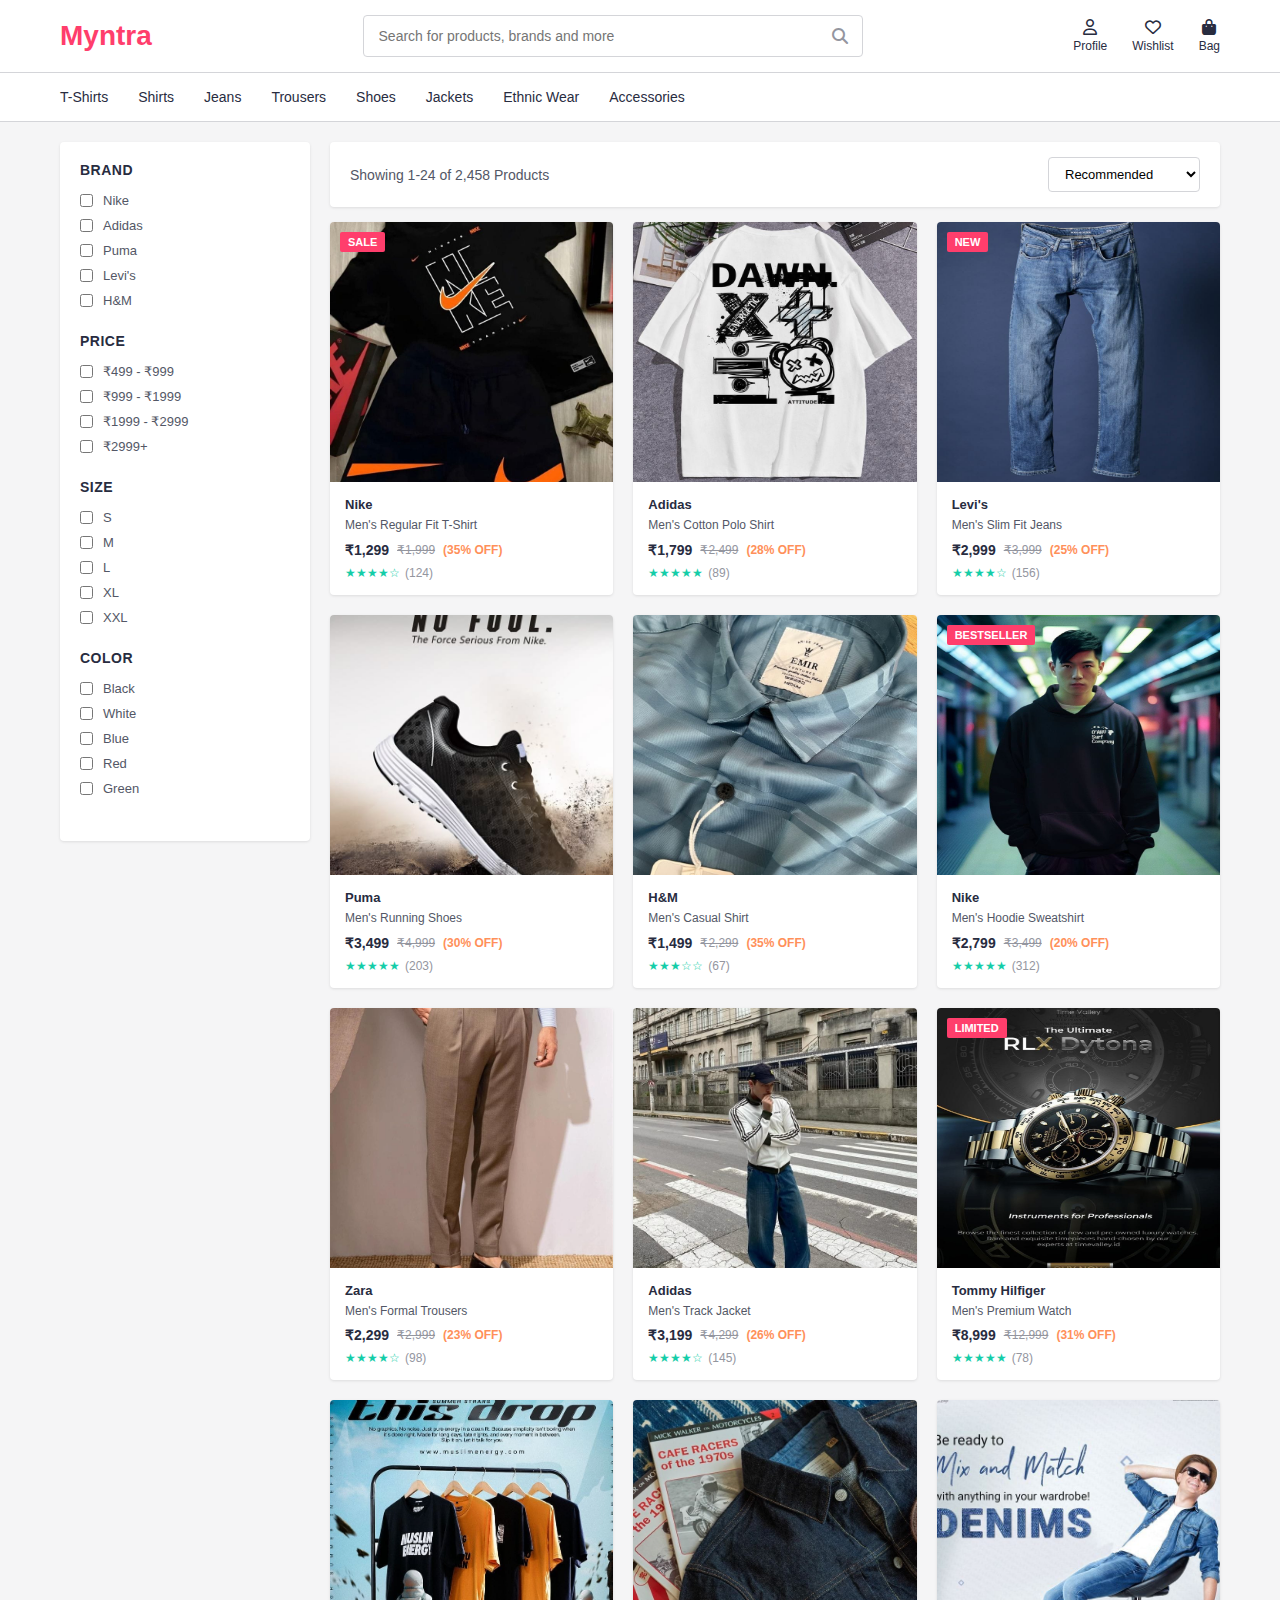
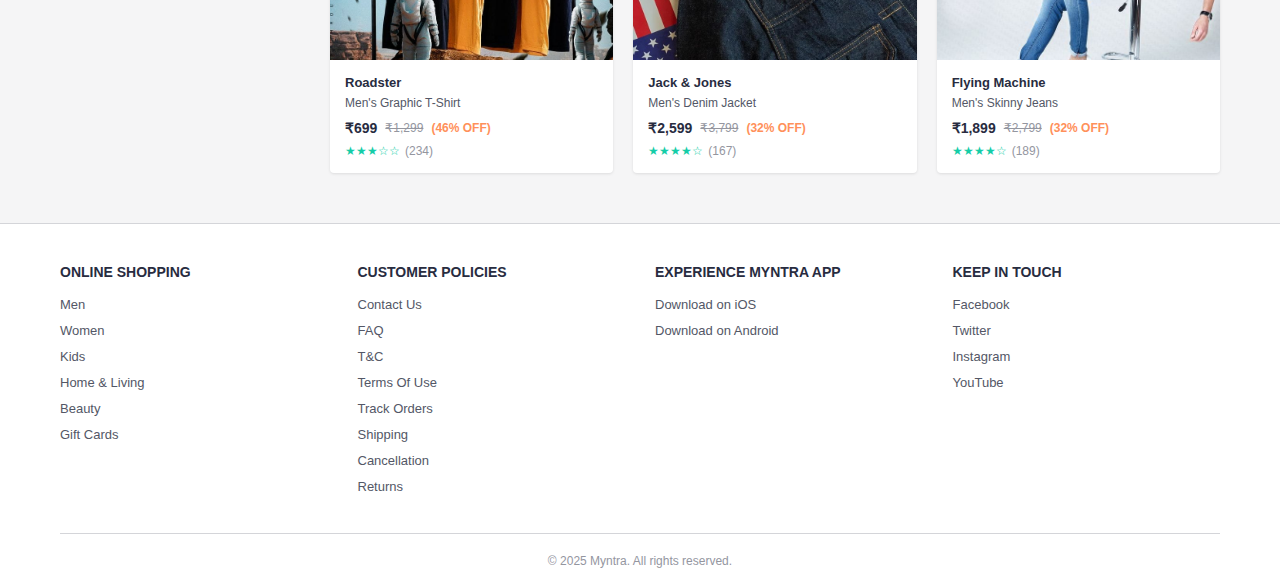
<file: mens.html>
<!DOCTYPE html>
<html lang="en">
<head>
    <meta charset="UTF-8">
    <meta name="viewport" content="width=device-width, initial-scale=1.0">
    <title>Myntra Men's Section - Fashion & Clothing</title>
    <link rel="stylesheet" href="https://cdn.jsdelivr.net/npm/@fortawesome/fontawesome-free@6.4.0/css/all.min.css">
    <link rel="stylesheet" href="./css/men.css">
</head>
<body>
    <header class="header">
        <div class="header-container">
            <a href="#" class="logo">Myntra</a>
            <div class="search-container">
                <input type="text" class="search-box" placeholder="Search for products, brands and more">
                <i class="fas fa-search search-icon"></i>
            </div>
            <div class="header-icons">
                <a href="profile.html" class="header-icon">
                    <i class="far fa-user"></i>
                    <span>Profile</span>
                </a>
                <a href="#" class="header-icon">
                    <i class="far fa-heart"></i>
                    <span>Wishlist</span>
                </a>
                <a href="#" class="header-icon">
                    <i class="fas fa-shopping-bag"></i>
                    <span>Bag</span>
                </a>
            </div>
        </div>
    </header>

    <nav class="nav-bar">
        <div class="nav-container">
            <ul class="nav-links">
                <li><a href="#" class="nav-link">T-Shirts</a></li>
                <li><a href="#" class="nav-link">Shirts</a></li>
                <li><a href="#" class="nav-link">Jeans</a></li>
                <li><a href="#" class="nav-link">Trousers</a></li>
                <li><a href="#" class="nav-link">Shoes</a></li>
                <li><a href="#" class="nav-link">Jackets</a></li>
                <li><a href="#" class="nav-link">Ethnic Wear</a></li>
                <li><a href="#" class="nav-link">Accessories</a></li>
            </ul>
        </div>
    </nav>

    <div class="main-container">
        <aside class="sidebar">
            <div class="filter-section">
                <h3 class="filter-title">Brand</h3>
                <div class="filter-item">
                    <input type="checkbox" class="filter-checkbox" id="nike">
                    <label for="nike" class="filter-label">Nike</label>
                </div>
                <div class="filter-item">
                    <input type="checkbox" class="filter-checkbox" id="adidas">
                    <label for="adidas" class="filter-label">Adidas</label>
                </div>
                <div class="filter-item">
                    <input type="checkbox" class="filter-checkbox" id="puma">
                    <label for="puma" class="filter-label">Puma</label>
                </div>
                <div class="filter-item">
                    <input type="checkbox" class="filter-checkbox" id="levis">
                    <label for="levis" class="filter-label">Levi's</label>
                </div>
                <div class="filter-item">
                    <input type="checkbox" class="filter-checkbox" id="hm">
                    <label for="hm" class="filter-label">H&M</label>
                </div>
            </div>

            <div class="filter-section">
                <h3 class="filter-title">Price</h3>
                <div class="filter-item">
                    <input type="checkbox" class="filter-checkbox" id="price1">
                    <label for="price1" class="filter-label">₹499 - ₹999</label>
                </div>
                <div class="filter-item">
                    <input type="checkbox" class="filter-checkbox" id="price2">
                    <label for="price2" class="filter-label">₹999 - ₹1999</label>
                </div>
                <div class="filter-item">
                    <input type="checkbox" class="filter-checkbox" id="price3">
                    <label for="price3" class="filter-label">₹1999 - ₹2999</label>
                </div>
                <div class="filter-item">
                    <input type="checkbox" class="filter-checkbox" id="price4">
                    <label for="price4" class="filter-label">₹2999+</label>
                </div>
            </div>

            <div class="filter-section">
                <h3 class="filter-title">Size</h3>
                <div class="filter-item">
                    <input type="checkbox" class="filter-checkbox" id="size-s">
                    <label for="size-s" class="filter-label">S</label>
                </div>
                <div class="filter-item">
                    <input type="checkbox" class="filter-checkbox" id="size-m">
                    <label for="size-m" class="filter-label">M</label>
                </div>
                <div class="filter-item">
                    <input type="checkbox" class="filter-checkbox" id="size-l">
                    <label for="size-l" class="filter-label">L</label>
                </div>
                <div class="filter-item">
                    <input type="checkbox" class="filter-checkbox" id="size-xl">
                    <label for="size-xl" class="filter-label">XL</label>
                </div>
                <div class="filter-item">
                    <input type="checkbox" class="filter-checkbox" id="size-xxl">
                    <label for="size-xxl" class="filter-label">XXL</label>
                </div>
            </div>

            <div class="filter-section">
                <h3 class="filter-title">Color</h3>
                <div class="filter-item">
                    <input type="checkbox" class="filter-checkbox" id="black">
                    <label for="black" class="filter-label">Black</label>
                </div>
                <div class="filter-item">
                    <input type="checkbox" class="filter-checkbox" id="white">
                    <label for="white" class="filter-label">White</label>
                </div>
                <div class="filter-item">
                    <input type="checkbox" class="filter-checkbox" id="blue">
                    <label for="blue" class="filter-label">Blue</label>
                </div>
                <div class="filter-item">
                    <input type="checkbox" class="filter-checkbox" id="red">
                    <label for="red" class="filter-label">Red</label>
                </div>
                <div class="filter-item">
                    <input type="checkbox" class="filter-checkbox" id="green">
                    <label for="green" class="filter-label">Green</label>
                </div>
            </div>
        </aside>

        <main class="content">
            <div class="results-header">
                <span class="results-count">Showing 1-24 of 2,458 Products</span>
                <select class="sort-dropdown">
                    <option>Recommended</option>
                    <option>What's New</option>
                    <option>Popularity</option>
                    <option>Price: High to Low</option>
                    <option>Price: Low to High</option>
                    <option>Customer Rating</option>
                    <option>Discount</option>
                </select>
            </div>

            <div class="products-grid">
                <div class="product-card">
                    <div class="product-image">
                        <img src="./images/m1.jpeg" alt="Product 1 Image" width="350" height="350">
                        <div class="product-badge">SALE</div>
                        <button class="wishlist-btn">
                            <i class="far fa-heart"></i>
                        </button>
                    </div>
                    <div class="product-info">
                        <div class="product-brand">Nike</div>
                        <div class="product-name">Men's Regular Fit T-Shirt</div>
                        <div class="product-price">
                            <span class="current-price">₹1,299</span>
                            <span class="original-price">₹1,999</span>
                            <span class="discount">(35% OFF)</span>
                        </div>
                        <div class="product-rating">
                            <span class="rating-stars">★★★★☆</span>
                            <span class="rating-count">(124)</span>
                        </div>
                    </div>
                </div>

                <div class="product-card">
                    <div class="product-image">
                        <img src="./images/m2.jpeg" alt="Product 2 Image" width="350" height="350">
                        <button class="wishlist-btn">
                            <i class="far fa-heart"></i>
                        </button>
                    </div>
                    <div class="product-info">
                        <div class="product-brand">Adidas</div>
                        <div class="product-name">Men's Cotton Polo Shirt</div>
                        <div class="product-price">
                            <span class="current-price">₹1,799</span>
                            <span class="original-price">₹2,499</span>
                            <span class="discount">(28% OFF)</span>
                        </div>
                        <div class="product-rating">
                            <span class="rating-stars">★★★★★</span>
                            <span class="rating-count">(89)</span>
                        </div>
                    </div>
                </div>

                <div class="product-card">
                    <div class="product-image">
                        <img src="./images/m3.jpeg" alt="Product 3 Image" width="350" height="350">
                        <div class="product-badge">NEW</div>
                        <button class="wishlist-btn">
                            <i class="far fa-heart"></i>
                        </button>
                    </div>
                    <div class="product-info">
                        <div class="product-brand">Levi's</div>
                        <div class="product-name">Men's Slim Fit Jeans</div>
                        <div class="product-price">
                            <span class="current-price">₹2,999</span>
                            <span class="original-price">₹3,999</span>
                            <span class="discount">(25% OFF)</span>
                        </div>
                        <div class="product-rating">
                            <span class="rating-stars">★★★★☆</span>
                            <span class="rating-count">(156)</span>
                        </div>
                    </div>
                </div>

                <div class="product-card">
                    <div class="product-image">
                        <img src="./images/m4.jpeg" alt="Product 4 Image" width="350" height="350">
                        <button class="wishlist-btn">
                            <i class="far fa-heart"></i>
                        </button>
                    </div>
                    <div class="product-info">
                        <div class="product-brand">Puma</div>
                        <div class="product-name">Men's Running Shoes</div>
                        <div class="product-price">
                            <span class="current-price">₹3,499</span>
                            <span class="original-price">₹4,999</span>
                            <span class="discount">(30% OFF)</span>
                        </div>
                        <div class="product-rating">
                            <span class="rating-stars">★★★★★</span>
                            <span class="rating-count">(203)</span>
                        </div>
                    </div>
                </div>

                <div class="product-card">
                    <div class="product-image">
                        <img src="./images/m5.jpeg" alt="Product 5 Image" width="350" height="350">
                        <button class="wishlist-btn">
                            <i class="far fa-heart"></i>
                        </button>
                    </div>
                    <div class="product-info">
                        <div class="product-brand">H&M</div>
                        <div class="product-name">Men's Casual Shirt</div>
                        <div class="product-price">
                            <span class="current-price">₹1,499</span>
                            <span class="original-price">₹2,299</span>
                            <span class="discount">(35% OFF)</span>
                        </div>
                        <div class="product-rating">
                            <span class="rating-stars">★★★☆☆</span>
                            <span class="rating-count">(67)</span>
                        </div>
                    </div>
                </div>

                <div class="product-card">
                    <div class="product-image">
                        <img src="./images/m6.jpeg" alt="Product 6 Image" width="350" height="350">
                        <div class="product-badge">BESTSELLER</div>
                        <button class="wishlist-btn">
                            <i class="far fa-heart"></i>
                        </button>
                    </div>
                    <div class="product-info">
                        <div class="product-brand">Nike</div>
                        <div class="product-name">Men's Hoodie Sweatshirt</div>
                        <div class="product-price">
                            <span class="current-price">₹2,799</span>
                            <span class="original-price">₹3,499</span>
                            <span class="discount">(20% OFF)</span>
                        </div>
                        <div class="product-rating">
                            <span class="rating-stars">★★★★★</span>
                            <span class="rating-count">(312)</span>
                        </div>
                    </div>
                </div>

                <div class="product-card">
                    <div class="product-image">
                        <img src="./images/m7.jpeg" alt="Product 7 Image" width="350" height="350">
                        <button class="wishlist-btn">
                            <i class="far fa-heart"></i>
                        </button>
                    </div>
                    <div class="product-info">
                        <div class="product-brand">Zara</div>
                        <div class="product-name">Men's Formal Trousers</div>
                        <div class="product-price">
                            <span class="current-price">₹2,299</span>
                            <span class="original-price">₹2,999</span>
                            <span class="discount">(23% OFF)</span>
                        </div>
                        <div class="product-rating">
                            <span class="rating-stars">★★★★☆</span>
                            <span class="rating-count">(98)</span>
                        </div>
                    </div>
                </div>

                <div class="product-card">
                    <div class="product-image">
                        <img src="./images/m8.jpeg" alt="Product 8 Image" width="350" height="350">
                        <button class="wishlist-btn">
                            <i class="far fa-heart"></i>
                        </button>
                    </div>
                    <div class="product-info">
                        <div class="product-brand">Adidas</div>
                        <div class="product-name">Men's Track Jacket</div>
                        <div class="product-price">
                            <span class="current-price">₹3,199</span>
                            <span class="original-price">₹4,299</span>
                            <span class="discount">(26% OFF)</span>
                        </div>
                        <div class="product-rating">
                            <span class="rating-stars">★★★★☆</span>
                            <span class="rating-count">(145)</span>
                        </div>
                    </div>
                </div>

                <div class="product-card">
                    <div class="product-image">
                        <img src="./images/m9.jpeg" alt="Product 9 Image" width="350" height="350">
                        <div class="product-badge">LIMITED</div>
                        <button class="wishlist-btn">
                            <i class="far fa-heart"></i>
                        </button>
                    </div>
                    <div class="product-info">
                        <div class="product-brand">Tommy Hilfiger</div>
                        <div class="product-name">Men's Premium Watch</div>
                        <div class="product-price">
                            <span class="current-price">₹8,999</span>
                            <span class="original-price">₹12,999</span>
                            <span class="discount">(31% OFF)</span>
                        </div>
                        <div class="product-rating">
                            <span class="rating-stars">★★★★★</span>
                            <span class="rating-count">(78)</span>
                        </div>
                    </div>
                </div>

                <div class="product-card">
                    <div class="product-image">
                        <img src="./images/m10.jpeg" alt="Product 10 Image" width="350" height="350">
                        <button class="wishlist-btn">
                            <i class="far fa-heart"></i>
                        </button>
                    </div>
                    <div class="product-info">
                        <div class="product-brand">Roadster</div>
                        <div class="product-name">Men's Graphic T-Shirt</div>
                        <div class="product-price">
                            <span class="current-price">₹699</span>
                            <span class="original-price">₹1,299</span>
                            <span class="discount">(46% OFF)</span>
                        </div>
                        <div class="product-rating">
                            <span class="rating-stars">★★★☆☆</span>
                            <span class="rating-count">(234)</span>
                        </div>
                    </div>
                </div>

                <div class="product-card">
                    <div class="product-image">
                        <img src="./images/m11.jpeg" alt="Product 11 Image"width="350" height="350">
                        <button class="wishlist-btn">
                            <i class="far fa-heart"></i>
                        </button>
                    </div>
                    <div class="product-info">
                        <div class="product-brand">Jack & Jones</div>
                        <div class="product-name">Men's Denim Jacket</div>
                        <div class="product-price">
                            <span class="current-price">₹2,599</span>
                            <span class="original-price">₹3,799</span>
                            <span class="discount">(32% OFF)</span>
                        </div>
                        <div class="product-rating">
                            <span class="rating-stars">★★★★☆</span>
                            <span class="rating-count">(167)</span>
                        </div>
                    </div>
                </div>

                <div class="product-card">
                    <div class="product-image">
                        <img src="./images/m12.jpeg" alt="Product 12 Image"width="350" height="350">
                        <button class="wishlist-btn">
                            <i class="far fa-heart"></i>
                        </button>
                    </div>
                    <div class="product-info">
                        <div class="product-brand">Flying Machine</div>
                        <div class="product-name">Men's Skinny Jeans</div>
                        <div class="product-price">
                            <span class="current-price">₹1,899</span>
                            <span class="original-price">₹2,799</span>
                            <span class="discount">(32% OFF)</span>
                        </div>
                        <div class="product-rating">
                            <span class="rating-stars">★★★★☆</span>
                            <span class="rating-count">(189)</span>
                        </div>
                    </div>
                </div>
        </main>
    </div>

    <footer class="footer">
        <div class="footer-container">
            <div class="footer-content">
                <div class="footer-section">
                    <h3>Online Shopping</h3>
                    <ul>
                        <li><a href="#">Men</a></li>
                        <li><a href="#">Women</a></li>
                        <li><a href="#">Kids</a></li>
                        <li><a href="#">Home & Living</a></li>
                        <li><a href="#">Beauty</a></li>
                        <li><a href="#">Gift Cards</a></li>
                    </ul>
                </div>
                <div class="footer-section">
                    <h3>Customer Policies</h3>
                    <ul>
                        <li><a href="#">Contact Us</a></li>
                        <li><a href="#">FAQ</a></li>
                        <li><a href="#">T&C</a></li>
                        <li><a href="#">Terms Of Use</a></li>
                        <li><a href="#">Track Orders</a></li>
                        <li><a href="#">Shipping</a></li>
                        <li><a href="#">Cancellation</a></li>
                        <li><a href="#">Returns</a></li>
                    </ul>
                </div>
                <div class="footer-section">
                    <h3>Experience Myntra App</h3>
                    <ul>
                        <li><a href="#">Download on iOS</a></li>
                        <li><a href="#">Download on Android</a></li>
                    </ul>
                </div>
                <div class="footer-section">
                    <h3>Keep in Touch</h3>
                    <ul>
                        <li><a href="#">Facebook</a></li>
                        <li><a href="#">Twitter</a></li>
                        <li><a href="#">Instagram</a></li>
                        <li><a href="#">YouTube</a></li>
                    </ul>
                </div>
            </div>
            <div class="footer-bottom">
                <p>&copy; 2025 Myntra. All rights reserved.</p>
            </div>
        </div>
    </footer>
</body>
</html>
</file>
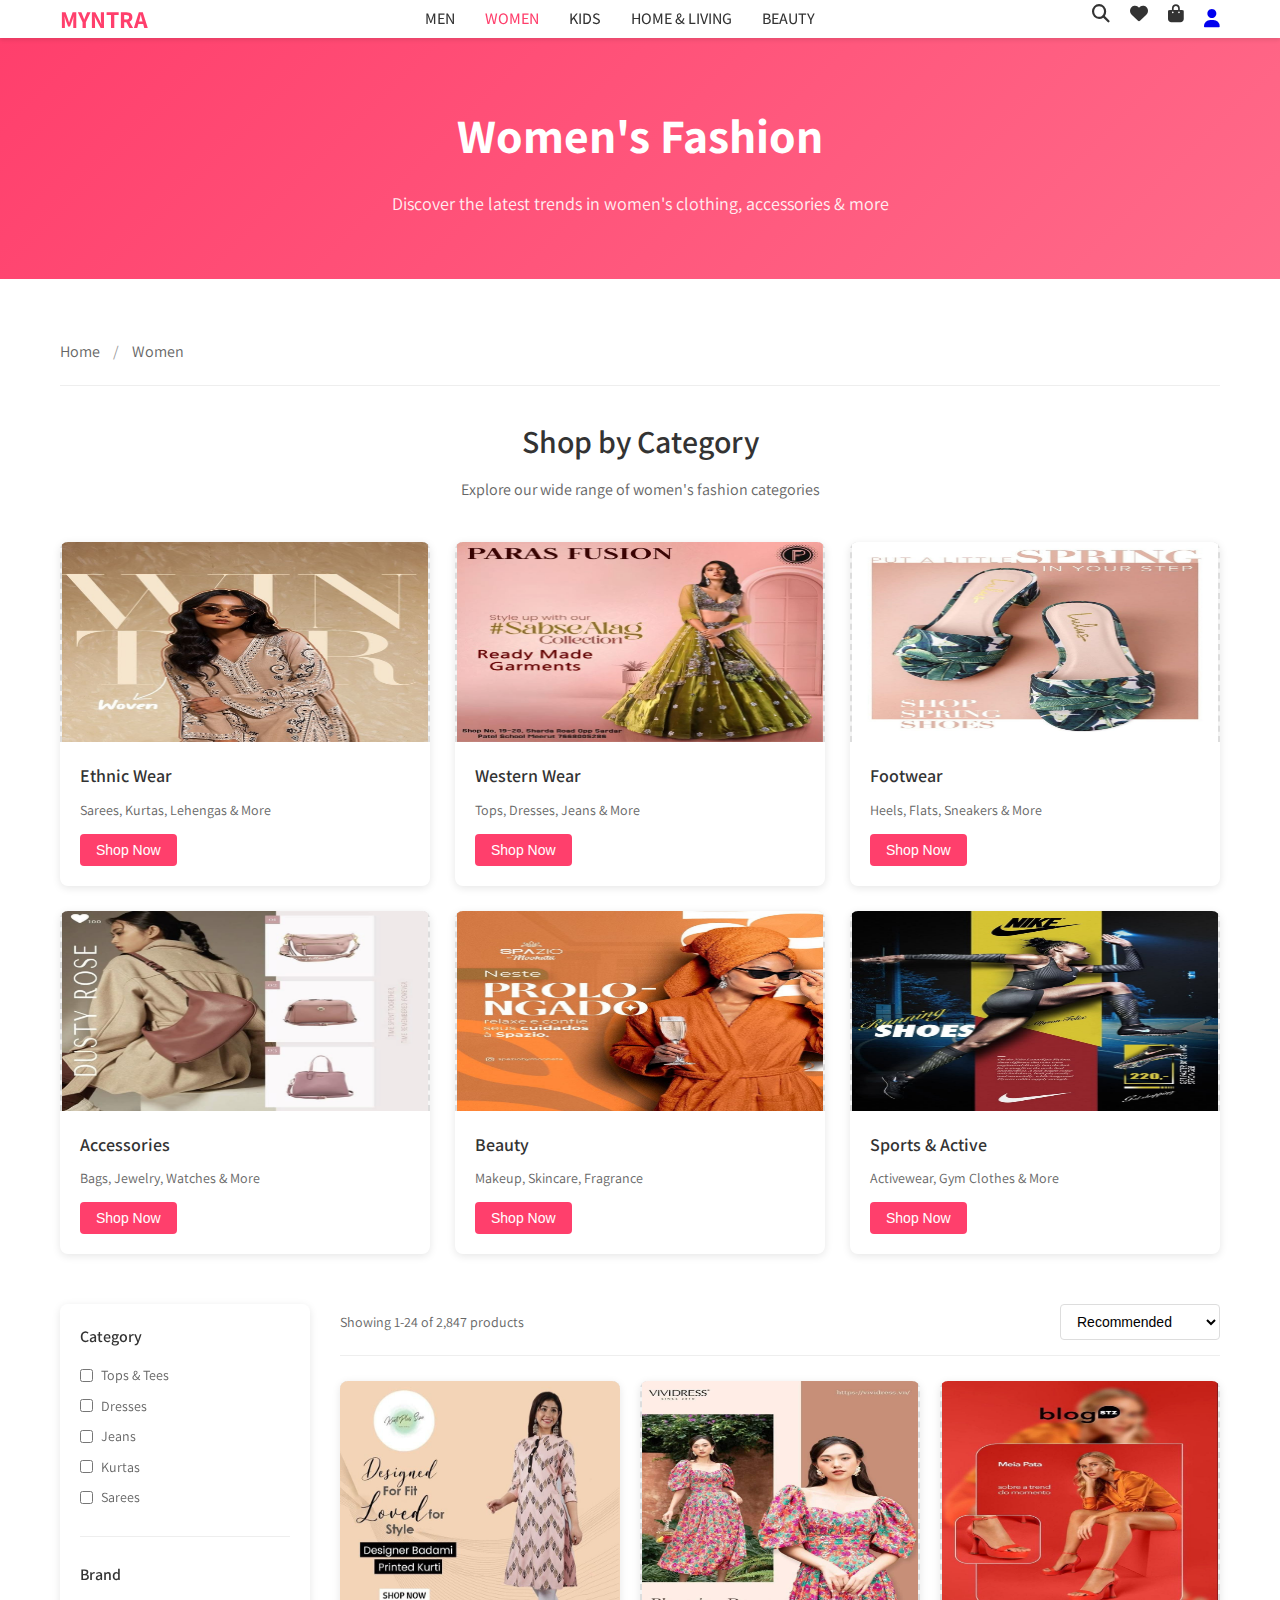
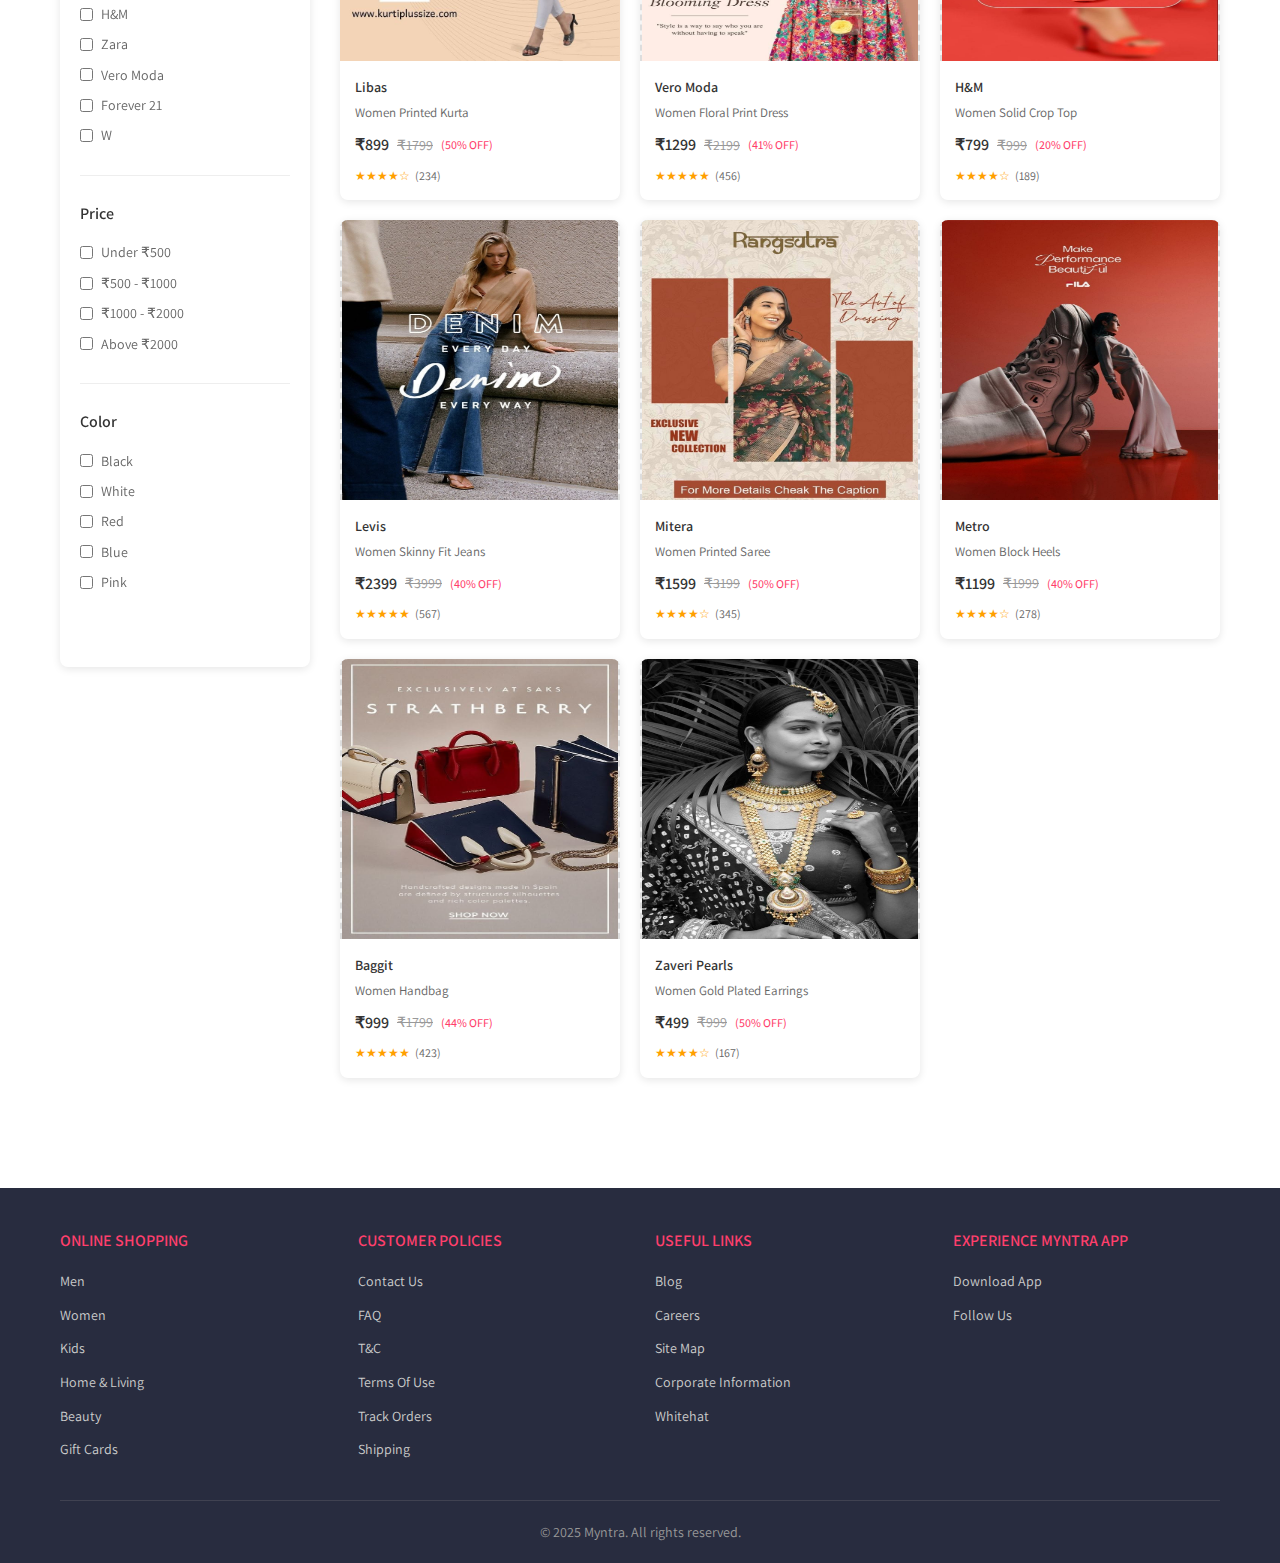
<file: womens.html>
<!DOCTYPE html>
<html lang="en">
<head>
    <meta charset="UTF-8">
    <meta name="viewport" content="width=device-width, initial-scale=1.0">
    <title>Myntra Women's Collection</title>
    <link href="https://cdn.jsdelivr.net/npm/@fortawesome/fontawesome-free@6.4.0/css/all.min.css" rel="stylesheet">
    <link href="https://fonts.googleapis.com/css2?family=Assistant:wght@400;500;600;700&display=swap" rel="stylesheet">
    <link rel="stylesheet" href="./css/women.css">
</head>
<body>
    <header>
        <nav class="container">
            <a href="#" class="logo">MYNTRA</a>
            <ul class="nav-links">
                <li><a href="mens.html">MEN</a></li>
                <li><a href="womens.html" style="color: #ff3f6c;">WOMEN</a></li>
                <li><a href="kids.html">KIDS</a></li>
                <li><a href="hl.html">HOME & LIVING</a></li>
                <li><a href="#">BEAUTY</a></li>
               
            </ul>
            <div class="nav-icons">
                <i class="fas fa-search"></i>
                <i class="fas fa-heart"></i>
                <i class="fas fa-shopping-bag"></i>
                <a href="profile.html"><i class="fas fa-user"></i></a>
            </div>
        </nav>
    </header>

    <section class="hero">
        <div class="container">
            <h1>Women's Fashion</h1>
            <p>Discover the latest trends in women's clothing, accessories & more</p>
        </div>
    </section>

    <div class="container">
        <div class="breadcrumb">
            <a href="index.html">Home</a>
            <span>/</span>
            <a href="womens.html">Women</a>
        </div>

        <section class="category-section">
            <div class="section-header">
                <h2>Shop by Category</h2>
                <p>Explore our wide range of women's fashion categories</p>
            </div>
            
            <div class="category-grid">
                <div class="category-card">
                    <div class="category-image">
                        <img src="./images/wc1.jpeg" alt="Ethnic Wear Image" width="400" height="200">
                    </div>
                    <div class="category-info">
                        <h3>Ethnic Wear</h3>
                        <p>Sarees, Kurtas, Lehengas & More</p>
                        <button class="category-btn">Shop Now</button>
                    </div>
                </div>

                <div class="category-card">
                    <div class="category-image">
                        <img src="./images/wc2.jpeg" alt="Western Wear Image" width="400" height="200">
                    </div>
                    <div class="category-info">
                        <h3>Western Wear</h3>
                        <p>Tops, Dresses, Jeans & More</p>
                        <button class="category-btn">Shop Now</button>
                    </div>
                </div>

                <div class="category-card">
                    <div class="category-image">
                        <img src="./images/wc3.jpeg" alt="Footwear Image" width="400" height="200">
                    </div>
                    <div class="category-info">
                        <h3>Footwear</h3>
                        <p>Heels, Flats, Sneakers & More</p>
                        <button class="category-btn">Shop Now</button>
                    </div>
                </div>

                <div class="category-card">
                    <div class="category-image">
                        <img src="./images/wc4.jpeg" alt="Accessories Image" width="400" height="200">
                    </div>
                    <div class="category-info">
                        <h3>Accessories</h3>
                        <p>Bags, Jewelry, Watches & More</p>
                        <button class="category-btn">Shop Now</button>
                    </div>
                </div>

                <div class="category-card">
                    <div class="category-image">
                        <img src="./images/wc5.jpeg" alt="Beauty Image" width="400" height="200">
                    </div>
                    <div class="category-info">
                        <h3>Beauty</h3>
                        <p>Makeup, Skincare, Fragrance</p>
                        <button class="category-btn">Shop Now</button>
                    </div>
                </div>

                <div class="category-card">
                    <div class="category-image">
                        <img src="./images/wc6.jpeg" alt="Sports & Active Image" width="400" height="200">
                    </div>
                    <div class="category-info">
                        <h3>Sports & Active</h3>
                        <p>Activewear, Gym Clothes & More</p>
                        <button class="category-btn">Shop Now</button>
                    </div>
                </div>
            </div>
        </section>

        <div class="main-content">
            <aside class="filters-sidebar">
                <div class="filter-section">
                    <h3 class="filter-title">Category</h3>
                    <ul class="filter-options">
                        <li><label><input type="checkbox"> Tops & Tees</label></li>
                        <li><label><input type="checkbox"> Dresses</label></li>
                        <li><label><input type="checkbox"> Jeans</label></li>
                        <li><label><input type="checkbox"> Kurtas</label></li>
                        <li><label><input type="checkbox"> Sarees</label></li>
                    </ul>
                </div>

                <div class="filter-section">
                    <h3 class="filter-title">Brand</h3>
                    <ul class="filter-options">
                        <li><label><input type="checkbox"> H&M</label></li>
                        <li><label><input type="checkbox"> Zara</label></li>
                        <li><label><input type="checkbox"> Vero Moda</label></li>
                        <li><label><input type="checkbox"> Forever 21</label></li>
                        <li><label><input type="checkbox"> W</label></li>
                    </ul>
                </div>

                <div class="filter-section">
                    <h3 class="filter-title">Price</h3>
                    <ul class="filter-options">
                        <li><label><input type="checkbox"> Under ₹500</label></li>
                        <li><label><input type="checkbox"> ₹500 - ₹1000</label></li>
                        <li><label><input type="checkbox"> ₹1000 - ₹2000</label></li>
                        <li><label><input type="checkbox"> Above ₹2000</label></li>
                    </ul>
                </div>

                <div class="filter-section">
                    <h3 class="filter-title">Color</h3>
                    <ul class="filter-options">
                        <li><label><input type="checkbox"> Black</label></li>
                        <li><label><input type="checkbox"> White</label></li>
                        <li><label><input type="checkbox"> Red</label></li>
                        <li><label><input type="checkbox"> Blue</label></li>
                        <li><label><input type="checkbox"> Pink</label></li>
                    </ul>
                </div>
            </aside>

            <div class="products-content">
                <div class="products-header">
                    <div class="results-count">Showing 1-24 of 2,847 products</div>
                    <select class="sort-dropdown">
                        <option>Recommended</option>
                        <option>What's New</option>
                        <option>Price: Low to High</option>
                        <option>Price: High to Low</option>
                        <option>Customer Rating</option>
                    </select>
                </div>

                <section class="products-section">
                    <div class="product-grid">
                        <div class="product-card">
                            <div class="product-image">
                                <img src="./images/wp1.jpeg" alt="Kurta Image" width="350" height="280">
                            </div>
                            <div class="product-info">
                                <div class="product-brand">Libas</div>
                                <div class="product-name">Women Printed Kurta</div>
                                <div class="product-price">
                                    <span class="current-price">₹899</span>
                                    <span class="original-price">₹1799</span>
                                    <span class="discount">(50% OFF)</span>
                                </div>
                                <div class="product-rating">
                                    <span class="rating-stars">★★★★☆</span>
                                    <span class="rating-count">(234)</span>
                                </div>
                            </div>
                        </div>

                        <div class="product-card">
                            <div class="product-image">
                                <img src="./images/wp2.jpeg" alt="Dress Image" width="350" height="280">
                            </div>
                            <div class="product-info">
                                <div class="product-brand">Vero Moda</div>
                                <div class="product-name">Women Floral Print Dress</div>
                                <div class="product-price">
                                    <span class="current-price">₹1299</span>
                                    <span class="original-price">₹2199</span>
                                    <span class="discount">(41% OFF)</span>
                                </div>
                                <div class="product-rating">
                                    <span class="rating-stars">★★★★★</span>
                                    <span class="rating-count">(456)</span>
                                </div>
                            </div>
                        </div>

                        <div class="product-card">
                            <div class="product-image">
                                <img src="./images/wp3.jpeg" alt="Top Image" width="350" height="280">
                            </div>
                            <div class="product-info">
                                <div class="product-brand">H&M</div>
                                <div class="product-name">Women Solid Crop Top</div>
                                <div class="product-price">
                                    <span class="current-price">₹799</span>
                                    <span class="original-price">₹999</span>
                                    <span class="discount">(20% OFF)</span>
                                </div>
                                <div class="product-rating">
                                    <span class="rating-stars">★★★★☆</span>
                                    <span class="rating-count">(189)</span>
                                </div>
                            </div>
                        </div>

                        <div class="product-card">
                            <div class="product-image">
                                <img src="./images/wp4.jpeg" alt="Jeans Image" width="350" height="280">
                            </div>
                            <div class="product-info">
                                <div class="product-brand">Levis</div>
                                <div class="product-name">Women Skinny Fit Jeans</div>
                                <div class="product-price">
                                    <span class="current-price">₹2399</span>
                                    <span class="original-price">₹3999</span>
                                    <span class="discount">(40% OFF)</span>
                                </div>
                                <div class="product-rating">
                                    <span class="rating-stars">★★★★★</span>
                                    <span class="rating-count">(567)</span>
                                </div>
                            </div>
                        </div>

                        <div class="product-card">
                            <div class="product-image">
                                <img src="./images/wp5.jpeg" alt="Saree Image" width="350" height="280">
                            </div>
                            <div class="product-info">
                                <div class="product-brand">Mitera</div>
                                <div class="product-name">Women Printed Saree</div>
                                <div class="product-price">
                                    <span class="current-price">₹1599</span>
                                    <span class="original-price">₹3199</span>
                                    <span class="discount">(50% OFF)</span>
                                </div>
                                <div class="product-rating">
                                    <span class="rating-stars">★★★★☆</span>
                                    <span class="rating-count">(345)</span>
                                </div>
                            </div>
                        </div>

                        <div class="product-card">
                            <div class="product-image">
                                <img src="./images/wp6.jpeg" alt="Shoes Image" width="350" height="280">
                            </div>
                            <div class="product-info">
                                <div class="product-brand">Metro</div>
                                <div class="product-name">Women Block Heels</div>
                                <div class="product-price">
                                    <span class="current-price">₹1199</span>
                                    <span class="original-price">₹1999</span>
                                    <span class="discount">(40% OFF)</span>
                                </div>
                                <div class="product-rating">
                                    <span class="rating-stars">★★★★☆</span>
                                    <span class="rating-count">(278)</span>
                                </div>
                            </div>
                        </div>

                        <div class="product-card">
                            <div class="product-image">
                                <img src="./images/wp7.jpeg" alt="Handbag Image" width="350" height="280">
                            </div>
                            <div class="product-info">
                                <div class="product-brand">Baggit</div>
                                <div class="product-name">Women Handbag</div>
                                <div class="product-price">
                                    <span class="current-price">₹999</span>
                                    <span class="original-price">₹1799</span>
                                    <span class="discount">(44% OFF)</span>
                                </div>
                                <div class="product-rating">
                                    <span class="rating-stars">★★★★★</span>
                                    <span class="rating-count">(423)</span>
                                </div>
                            </div>
                        </div>

                        <div class="product-card">
                            <div class="product-image">
                                <img src="./images/wp8.jpeg" alt="Jewelry Image" width="350" height="280">
                            </div>
                            <div class="product-info">
                                <div class="product-brand">Zaveri Pearls</div>
                                <div class="product-name">Women Gold Plated Earrings</div>
                                <div class="product-price">
                                    <span class="current-price">₹499</span>
                                    <span class="original-price">₹999</span>
                                    <span class="discount">(50% OFF)</span>
                                </div>
                                <div class="product-rating">
                                    <span class="rating-stars">★★★★☆</span>
                                    <span class="rating-count">(167)</span>
                                </div>
                            </div>
                        </div>
                </section>
            </div>
        </div>
    </div>

    <footer>
        <div class="container">
            <div class="footer-content">
                <div class="footer-section">
                    <h3>ONLINE SHOPPING</h3>
                    <ul>
                        <li><a href="#">Men</a></li>
                        <li><a href="#">Women</a></li>
                        <li><a href="#">Kids</a></li>
                        <li><a href="#">Home & Living</a></li>
                        <li><a href="#">Beauty</a></li>
                        <li><a href="#">Gift Cards</a></li>
                    </ul>
                </div>
                <div class="footer-section">
                    <h3>CUSTOMER POLICIES</h3>
                    <ul>
                        <li><a href="#">Contact Us</a></li>
                        <li><a href="#">FAQ</a></li>
                        <li><a href="#">T&C</a></li>
                        <li><a href="#">Terms Of Use</a></li>
                        <li><a href="#">Track Orders</a></li>
                        <li><a href="#">Shipping</a></li>
                    </ul>
                </div>
                <div class="footer-section">
                    <h3>USEFUL LINKS</h3>
                    <ul>
                        <li><a href="#">Blog</a></li>
                        <li><a href="#">Careers</a></li>
                        <li><a href="#">Site Map</a></li>
                        <li><a href="#">Corporate Information</a></li>
                        <li><a href="#">Whitehat</a></li>
                    </ul>
                </div>
                <div class="footer-section">
                    <h3>EXPERIENCE MYNTRA APP</h3>
                    <ul>
                        <li><a href="#">Download App</a></li>
                        <li><a href="#">Follow Us</a></li>
                    </ul>
                </div>
            </div>
            <div class="footer-bottom">
                <p>&copy; 2025 Myntra. All rights reserved.</p>
            </div>
        </div>
    </footer>
</body>
</html>
</file>
<file: css/index.css>
* {
            margin: 0;
            padding: 0;
            box-sizing: border-box;
        }

        body {
            font-family: 'Assistant', sans-serif;
            background-color: white;
            color: #282c3f;
            line-height: 1.6;
        }

        /* Color Classes */
        .myntra-dark {
            color: #282c3f;
        }

        .myntra-gray {
            color: #94a3b8;
        }

        .myntra-pink {
            color: #ff3f6c;
        }

        /* Header Styles */
        header {
            background-color: white;
            box-shadow: 0 1px 3px 0 rgba(0, 0, 0, 0.1);
            border-bottom: 1px solid #e5e7eb;
            position: sticky;
            top: 0;
            z-index: 50;
        }

        .header-container {
            max-width: 1280px;
            margin: 0 auto;
            padding: 0 1rem;
        }

        .header-flex {
            display: flex;
            align-items: center;
            justify-content: space-between;
            height: 80px;
        }

        .logo {
            flex-shrink: 0;
        }

        .logo img {
            width: 48px;
            height: 32px;
            border-radius: 4px;
        }

        /* Navigation */
        nav {
            display: none;
        }

        @media (min-width: 768px) {
            nav {
                display: flex;
                gap: 2rem;
            }
        }

        .nav-link {
            color: #282c3f;
            font-weight: 700;
            font-size: 0.875rem;
            text-transform: uppercase;
            letter-spacing: 0.05em;
            padding: 1.5rem 0;
            border-bottom: 4px solid transparent;
            text-decoration: none;
            transition: all 0.3s ease;
        }

        .nav-link:hover {
            color: #ff3f6c;
            border-bottom-color: #ff3f6c;
        }

        .nav-link sup {
            color: #ff3f6c;
            font-size: 0.75rem;
        }

        /* Search Bar */
        .search-container {
            display: none;
            align-items: center;
            flex: 1;
            max-width: 28rem;
            margin: 0 2rem;
        }

        @media (min-width: 768px) {
            .search-container {
                display: flex;
            }
        }

        .search-wrapper {
            position: relative;
            width: 100%;
        }

        .search-icon {
            position: absolute;
            left: 0.75rem;
            top: 50%;
            transform: translateY(-50%);
            color: #9ca3af;
        }

        .search-input {
            width: 100%;
            padding: 0.5rem 1rem 0.5rem 2.5rem;
            background-color: #f3f4f6;
            border-radius: 6px;
            border: none;
            font-size: 0.875rem;
            color: #282c3f;
        }

        .search-input::placeholder {
            color: #9ca3af;
        }

        /* Action Buttons */
        .actions {
            display: flex;
            align-items: center;
            gap: 1.5rem;
        }

        .action-item {
            display: flex;
            flex-direction: column;
            align-items: center;
            cursor: pointer;
            text-decoration: none;
            color: #282c3f;
            transition: color 0.3s ease;
        }

        .action-item:hover {
            color: #ff3f6c;
        }

        .action-item i {
            font-size: 1.125rem;
            margin-bottom: 0.25rem;
        }

        .action-item span {
            font-size: 0.75rem;
            font-weight: 500;
        }

        /* Mobile Menu */
        .mobile-menu {
            display: block;
        }

        @media (min-width: 768px) {
            .mobile-menu {
                display: none;
            }
        }

        /* Main Content */
        main {
            min-height: calc(100vh - 80px);
        }

        /* Banner Section */
        .banner-section {
            display: flex;
            align-items: center;
            justify-content: center;
            width: 100%;
        }

        .banner-section img {
            width: 100%;
            height: 100%;
            object-fit: cover;
            display: block;
        }

        /* Container */
        .container {
            max-width: 1280px;
            margin: 0 auto;
            padding: 0 1rem;
        }

        /* Section Styling */
        .section {
            padding: 3rem 0;
        }

        .section-gray {
            background-color: #f9fafb;
        }

        .section-title {
            font-size: 1.875rem;
            font-weight: 700;
            color: #282c3f;
            text-transform: uppercase;
            letter-spacing: 0.1em;
            margin-bottom: 2rem;
            text-align: center;
        }

        /* Grid Layouts */
        .grid {
            display: grid;
            gap: 1.5rem;
        }

        .grid-2 {
            grid-template-columns: repeat(2, 1fr);
        }

        .grid-3 {
            grid-template-columns: repeat(3, 1fr);
        }

        .grid-4 {
            grid-template-columns: repeat(4, 1fr);
        }

        .grid-5 {
            grid-template-columns: repeat(5, 1fr);
        }

        .grid-6 {
            grid-template-columns: repeat(6, 1fr);
        }

        @media (min-width: 768px) {
            .md-grid-3 {
                grid-template-columns: repeat(3, 1fr);
            }
            
            .md-grid-4 {
                grid-template-columns: repeat(4, 1fr);
            }
        }

        @media (min-width: 1024px) {
            .lg-grid-5 {
                grid-template-columns: repeat(5, 1fr);
            }
            
            .lg-grid-6 {
                grid-template-columns: repeat(6, 1fr);
            }
        }

        /* Deal Items */
        .deal-item {
            display: flex;
            flex-direction: column;
            align-items: center;
            text-align: center;
        }

        .deal-item span {
            font-weight: 700;
            color: #282c3f;
            margin-bottom: 1rem;
        }

        .deal-item img {
            height: 160px;
            width: 160px;
            border-radius: 8px;
            object-fit: cover;
        }

        /* Brand Items */
        .brand-item {
            display: flex;
            flex-direction: column;
            align-items: center;
            text-align: center;
        }

        .brand-item img {
            height: 80px;
            width: 80px;
            border-radius: 8px;
            margin-bottom: 1rem;
            object-fit: cover;
        }

        /* Category Items */
        .category-item {
            display: flex;
            flex-direction: column;
            align-items: center;
            gap: 0.5rem;
            text-align: center;
        }

        .category-item h3 {
            font-weight: 700;
            color: #282c3f;
            font-size: 1.25rem;
        }

        .category-item img {
            height: 400px;
            width: 100%;
            border-radius: 8px;
            object-fit: cover;
        }

        /* Product Cards */
        .product-card {
            background-color: white;
            border-radius: 8px;
            box-shadow: 0 4px 6px -1px rgba(0, 0, 0, 0.1);
            overflow: hidden;
            transition: transform 0.3s ease;
        }

        .product-card:hover {
            transform: translateY(-5px);
        }

        .product-card img {
            height: 256px;
            width: 100%;
            object-fit: cover;
        }

        .product-info {
            padding: 1rem;
        }

        .product-title {
            font-weight: 600;
            color: #282c3f;
            margin-bottom: 0.5rem;
        }

        .product-price {
            display: flex;
            align-items: center;
            gap: 0.5rem;
            margin-top: 0.5rem;
        }

        .price-current {
            font-weight: 700;
            color: #282c3f;
        }

        .price-original {
            font-size: 0.875rem;
            color: #94a3b8;
            text-decoration: line-through;
        }

        .price-discount {
            font-size: 0.875rem;
            color: #ff3f6c;
            font-weight: 500;
        }

        /* Features Section */
        .feature-item {
            text-align: center;
        }

        .feature-icon {
            width: 64px;
            height: 64px;
            margin: 0 auto 1rem;
            background-color: #fdf2f8;
            border-radius: 50%;
            display: flex;
            align-items: center;
            justify-content: center;
        }

        .feature-icon i {
            color: #ff3f6c;
            font-size: 1.5rem;
        }

        .feature-title {
            font-weight: 600;
            color: #282c3f;
            margin-bottom: 0.5rem;
        }

        .feature-description {
            color: #94a3b8;
            font-size: 0.875rem;
        }

        /* Footer */
        footer {
            background-color: #f9fafb;
            padding: 3rem 0 1.5rem;
        }

        .footer-content {
            display: grid;
            gap: 2rem;
            margin-bottom: 2rem;
        }

        @media (min-width: 768px) {
            .footer-content {
                grid-template-columns: repeat(2, 1fr);
            }
        }

        @media (min-width: 1024px) {
            .footer-content {
                grid-template-columns: repeat(4, 1fr);
            }
        }

        .footer-section h3 {
            font-weight: 600;
            color: #282c3f;
            margin-bottom: 1rem;
            font-size: 0.875rem;
            text-transform: uppercase;
        }

        .footer-links {
            list-style: none;
        }

        .footer-links li {
            margin-bottom: 0.5rem;
        }

        .footer-links a {
            color: #94a3b8;
            font-size: 0.875rem;
            text-decoration: none;
            transition: color 0.3s ease;
        }

        .footer-links a:hover {
            color: #374151;
        }

        /* App Download */
        .app-download {
            display: flex;
            flex-direction: column;
            gap: 0.75rem;
            margin-bottom: 1.5rem;
        }

        .app-badge {
            height: 48px;
            width: 128px;
            background-color: #e5e7eb;
            border-radius: 4px;
            display: flex;
            align-items: center;
            justify-content: center;
            font-size: 0.875rem;
            color: #374151;
        }

        /* Social Links */
        .social-links {
            display: flex;
            gap: 0.75rem;
        }

        .social-link {
            width: 24px;
            height: 24px;
            background-color: #e5e7eb;
            border-radius: 4px;
            display: flex;
            align-items: center;
            justify-content: center;
            color: #374151;
            font-size: 0.75rem;
        }

        /* Guarantee Items */
        .guarantee-item {
            display: flex;
            align-items: flex-start;
            gap: 0.75rem;
            margin-bottom: 1rem;
        }

        .guarantee-icon {
            width: 48px;
            height: 48px;
            background-color: #e5e7eb;
            border-radius: 4px;
            flex-shrink: 0;
            display: flex;
            align-items: center;
            justify-content: center;
        }

        .guarantee-content h4 {
            font-weight: 600;
            color: #282c3f;
            font-size: 0.875rem;
        }

        .guarantee-content p {
            color: #94a3b8;
            font-size: 0.75rem;
        }

        /* Popular Searches */
        .popular-searches {
            border-top: 1px solid #e5e7eb;
            padding-top: 2rem;
            margin-bottom: 2rem;
        }

        .popular-searches h3 {
            font-weight: 600;
            color: #282c3f;
            margin-bottom: 1rem;
            font-size: 0.875rem;
            text-transform: uppercase;
        }

        .popular-searches-content {
            color: #94a3b8;
            font-size: 0.875rem;
            line-height: 1.6;
        }

        /* Placeholder Images */
        .placeholder-img {
            background-color: #f3f4f6;
            display: flex;
            align-items: center;
            justify-content: center;
            color: #9ca3af;
            font-size: 0.875rem;
        }

        /* Responsive adjustments */
        @media (max-width: 767px) {
            .section-title {
                font-size: 1.5rem;
            }
            
            .grid-2 {
                grid-template-columns: repeat(2, 1fr);
            }
            
            .category-item img {
                height: 200px;
            }
        }
</file>
<file: css/hl.css>
* {
            margin: 0;
            padding: 0;
            box-sizing: border-box;
        }

        body {
            font-family: 'Arial', sans-serif;
            line-height: 1.6;
            color: #333;
        }

        /* Header Styles */
        .header {
            background: #fff;
            box-shadow: 0 2px 10px rgba(0,0,0,0.1);
            position: sticky;
            top: 0;
            z-index: 1000;
        }

        .nav-container {
            max-width: 1200px;
            margin: 0 auto;
            display: flex;
            justify-content: space-between;
            align-items: center;
            padding: 15px 20px;
        }

        .logo {
            font-size: 28px;
            font-weight: bold;
            color: #ff3f6c;
        }

        .nav-menu {
            display: flex;
            list-style: none;
            gap: 30px;
        }

        .nav-menu li a {
            text-decoration: none;
            color: #333;
            font-weight: 500;
            transition: color 0.3s ease;
        }

        .nav-menu li a:hover {
            color: #ff3f6c;
        }

        .nav-icons {
            display: flex;
            gap: 20px;
            font-size: 18px;
        }

        .nav-icons i:hover {
            color: #ff3f6c;
            cursor: pointer;
            transition: color 0.3s ease;
        }

        /* Hero Section */
        .hero-section {
            background: #f5f5f5;
            padding: 40px 0;
            text-align: center;
        }

        .hero-content h1 {
            font-size: 36px;
            margin-bottom: 15px;
            color: #333;
        }

        .hero-content p {
            font-size: 16px;
            color: #666;
            margin-bottom: 30px;
        }

        .hero-banner {
            width: 1200px;
            height: 400px;
            background: #e8e8e8;
            margin: 20px auto;
            border: 2px dashed #ccc;
            display: flex;
            align-items: center;
            justify-content: center;
            color: #666;
            font-size: 14px;
        }

        /* Category Grid */
        .category-section {
            padding: 50px 0;
            max-width: 1200px;
            margin: 0 auto;
        }

        .section-title {
            text-align: center;
            font-size: 28px;
            margin-bottom: 40px;
            color: #333;
        }

        .category-grid {
            display: grid;
            grid-template-columns: repeat(auto-fit, minmax(250px, 1fr));
            gap: 20px;
            padding: 0 20px;
        }

        .category-card {
            background: white;
            border-radius: 8px;
            overflow: hidden;
            box-shadow: 0 2px 10px rgba(0,0,0,0.1);
            transition: transform 0.3s ease, box-shadow 0.3s ease;
            cursor: pointer;
        }

        .category-card:hover {
            transform: translateY(-5px);
            box-shadow: 0 5px 20px rgba(0,0,0,0.15);
        }

        .category-image {
            width: 100%;
            height: 200px;
            background: #f0f0f0;
            border: 2px dashed #ddd;
            display: flex;
            align-items: center;
            justify-content: center;
            color: #999;
            font-size: 12px;
        }

        .category-info {
            padding: 20px;
            text-align: center;
        }

        .category-info h3 {
            font-size: 18px;
            margin-bottom: 10px;
            color: #333;
        }

        .category-info p {
            color: #666;
            font-size: 14px;
        }

        /* Product Grid */
        .products-section {
            background: #f9f9f9;
            padding: 50px 0;
        }

        .products-container {
            max-width: 1200px;
            margin: 0 auto;
            padding: 0 20px;
        }

        .products-grid {
            display: grid;
            grid-template-columns: repeat(auto-fit, minmax(280px, 1fr));
            gap: 25px;
            margin-top: 30px;
        }

        .product-card {
            background: white;
            border-radius: 8px;
            overflow: hidden;
            box-shadow: 0 2px 8px rgba(0,0,0,0.08);
            transition: transform 0.3s ease, box-shadow 0.3s ease;
        }

        .product-card:hover {
            transform: translateY(-3px);
            box-shadow: 0 5px 15px rgba(0,0,0,0.12);
        }

        .product-image {
            width: 100%;
            height: 300px;
            background: #f5f5f5;
            border: 2px dashed #ddd;
            display: flex;
            align-items: center;
            justify-content: center;
            color: #999;
            font-size: 12px;
        }

        .product-info {
            padding: 15px;
        }

        .product-brand {
            font-weight: bold;
            color: #333;
            font-size: 14px;
        }

        .product-name {
            color: #666;
            font-size: 14px;
            margin: 5px 0;
        }

        .product-price {
            display: flex;
            align-items: center;
            gap: 10px;
            margin-top: 8px;
        }

        .current-price {
            font-weight: bold;
            color: #333;
            font-size: 16px;
        }

        .original-price {
            text-decoration: line-through;
            color: #999;
            font-size: 14px;
        }

        .discount {
            color: #ff905a;
            font-size: 12px;
            font-weight: bold;
        }

        /* Brands Section */
        .brands-section {
            padding: 50px 0;
            background: white;
        }

        .brands-container {
            max-width: 1200px;
            margin: 0 auto;
            padding: 0 20px;
            text-align: center;
        }

        .brands-grid {
            display: grid;
            grid-template-columns: repeat(auto-fit, minmax(150px, 1fr));
            gap: 30px;
            margin-top: 30px;
        }

        .brand-logo {
            width: 150px;
            height: 80px;
            background: #f8f8f8;
            border: 2px dashed #ddd;
            display: flex;
            align-items: center;
            justify-content: center;
            color: #999;
            font-size: 11px;
            margin: 0 auto;
            transition: transform 0.3s ease;
        }

        .brand-logo:hover {
            transform: scale(1.05);
        }

        /* Footer */
        .footer {
            background: #333;
            color: white;
            padding: 40px 0 20px;
        }

        .footer-container {
            max-width: 1200px;
            margin: 0 auto;
            padding: 0 20px;
        }

        .footer-grid {
            display: grid;
            grid-template-columns: repeat(auto-fit, minmax(250px, 1fr));
            gap: 30px;
            margin-bottom: 20px;
        }

        .footer-section h4 {
            margin-bottom: 15px;
            color: #ff3f6c;
        }

        .footer-section ul {
            list-style: none;
        }

        .footer-section ul li {
            margin-bottom: 8px;
        }

        .footer-section ul li a {
            color: #ccc;
            text-decoration: none;
            transition: color 0.3s ease;
        }

        .footer-section ul li a:hover {
            color: #ff3f6c;
        }

        .footer-bottom {
            border-top: 1px solid #555;
            padding-top: 20px;
            text-align: center;
            color: #999;
        }

        /* Responsive */
        @media (max-width: 768px) {
            .nav-menu {
                display: none;
            }
            
            .hero-banner {
                width: 90%;
                height: 250px;
            }
            
            .hero-content h1 {
                font-size: 28px;
            }
            
            .category-grid, .products-grid {
                grid-template-columns: repeat(auto-fit, minmax(200px, 1fr));
            }
        }
</file>
<file: css/kids.css>
* {
            margin: 0;
            padding: 0;
            box-sizing: border-box;
        }

        body {
            font-family: Arial, sans-serif;
            background-color: #fff;
            color: #333;
        }

        /* Header Styles */
        .header {
            background-color: #fff;
            border-bottom: 1px solid #e0e0e0;
            padding: 10px 0;
        }

        .nav-container {
            max-width: 1200px;
            margin: 0 auto;
            display: flex;
            align-items: center;
            justify-content: space-between;
            padding: 0 20px;
        }

        .logo {
            font-size: 24px;
            font-weight: bold;
            color: #ff3f6c;
        }

        .nav-menu {
            display: flex;
            list-style: none;
            gap: 30px;
        }

        .nav-menu li {
            font-size: 14px;
            font-weight: 500;
            cursor: pointer;
        }

        .nav-menu li:hover {
            color: #ff3f6c;
        }

        .search-bar {
            padding: 8px 15px;
            border: 1px solid #ddd;
            border-radius: 4px;
            width: 300px;
        }

        /* Main Content */
        .main-container {
            max-width: 1200px;
            margin: 0 auto;
            padding: 20px;
        }

        .page-title {
            font-size: 28px;
            font-weight: bold;
            margin-bottom: 20px;
            color: #333;
        }

        /* Category Filter */
        .category-filter {
            margin-bottom: 30px;
            border-bottom: 1px solid #e0e0e0;
        }

        .filter-tabs {
            display: flex;
            gap: 30px;
            list-style: none;
        }

        .filter-tabs li {
            padding: 10px 0;
            font-size: 14px;
            font-weight: 500;
            cursor: pointer;
            border-bottom: 2px solid transparent;
        }

        .filter-tabs li:hover {
            color: #ff3f6c;
            border-bottom-color: #ff3f6c;
        }

        .filter-tabs li.active {
            color: #ff3f6c;
            border-bottom-color: #ff3f6c;
        }

        /* Product Grid */
        .products-grid {
            display: grid;
            grid-template-columns: repeat(auto-fit, minmax(250px, 1fr));
            gap: 20px;
            margin-bottom: 40px;
        }

        .product-card {
            border: 1px solid #f0f0f0;
            border-radius: 4px;
            overflow: hidden;
            background-color: #fff;
            cursor: pointer;
            transition: box-shadow 0.3s ease;
        }

        .product-card:hover {
            box-shadow: 0 2px 8px rgba(0,0,0,0.1);
        }

        .product-image {
            width: 100%;
            height: 300px;
            background-color: #f8f8f8;
            display: flex;
            align-items: center;
            justify-content: center;
            font-size: 14px;
            color: #666;
            border-bottom: 1px solid #f0f0f0;
        }

        .product-info {
            padding: 15px;
        }

        .brand-name {
            font-size: 12px;
            color: #666;
            margin-bottom: 5px;
        }

        .product-name {
            font-size: 14px;
            font-weight: 600;
            margin-bottom: 8px;
            color: #333;
        }

        .price-section {
            display: flex;
            align-items: center;
            gap: 8px;
            margin-bottom: 5px;
        }

        .current-price {
            font-size: 14px;
            font-weight: bold;
            color: #333;
        }

        .original-price {
            font-size: 12px;
            color: #999;
            text-decoration: line-through;
        }

        .discount {
            font-size: 12px;
            color: #ff905a;
            font-weight: 500;
        }

        /* Size Filter */
        .size-age-filter {
            background-color: #f8f8f8;
            padding: 20px;
            border-radius: 4px;
            margin-bottom: 30px;
        }

        .filter-title {
            font-size: 16px;
            font-weight: 600;
            margin-bottom: 15px;
        }

        .size-options {
            display: flex;
            flex-wrap: wrap;
            gap: 10px;
        }

        .size-option {
            padding: 8px 15px;
            border: 1px solid #ddd;
            border-radius: 20px;
            font-size: 12px;
            cursor: pointer;
            background-color: #fff;
        }

        .size-option:hover {
            border-color: #ff3f6c;
            color: #ff3f6c;
        }

        /* Footer */
        .footer {
            background-color: #f8f8f8;
            padding: 40px 0;
            margin-top: 50px;
            border-top: 1px solid #e0e0e0;
        }

        .footer-content {
            max-width: 1200px;
            margin: 0 auto;
            text-align: center;
            color: #666;
        }

        /* Responsive */
        @media (max-width: 768px) {
            .nav-menu {
                display: none;
            }
            
            .search-bar {
                width: 200px;
            }
            
            .products-grid {
                grid-template-columns: repeat(auto-fit, minmax(200px, 1fr));
                gap: 15px;
            }
            
            .filter-tabs {
                flex-wrap: wrap;
                gap: 15px;
            }
        }
</file>
<file: css/men.css>
* {
            margin: 0;
            padding: 0;
            box-sizing: border-box;
        }

        body {
            font-family: 'Segoe UI', Tahoma, Geneva, Verdana, sans-serif;
            background-color: #f5f5f6;
            color: #282c3f;
        }

        .header {
            background-color: #fff;
            border-bottom: 1px solid #d4d5d9;
            padding: 15px 0;
            position: sticky;
            top: 0;
            z-index: 100;
        }

        .header-container {
            max-width: 1200px;
            margin: 0 auto;
            display: flex;
            align-items: center;
            justify-content: space-between;
            padding: 0 20px;
        }

        .logo {
            font-size: 28px;
            font-weight: bold;
            color: #ff3e6c;
            text-decoration: none;
        }

        .search-container {
            flex: 1;
            max-width: 500px;
            margin: 0 40px;
            position: relative;
        }

        .search-box {
            width: 100%;
            padding: 12px 45px 12px 15px;
            border: 1px solid #d4d5d9;
            border-radius: 4px;
            font-size: 14px;
            outline: none;
        }

        .search-box:focus {
            border-color: #ff3e6c;
        }

        .search-icon {
            position: absolute;
            right: 15px;
            top: 50%;
            transform: translateY(-50%);
            color: #94969f;
        }

        .header-icons {
            display: flex;
            align-items: center;
            gap: 25px;
        }

        .header-icon {
            display: flex;
            flex-direction: column;
            align-items: center;
            text-decoration: none;
            color: #282c3f;
            font-size: 12px;
            transition: color 0.3s;
        }

        .header-icon:hover {
            color: #ff3e6c;
        }

        .header-icon i {
            font-size: 16px;
            margin-bottom: 4px;
        }

        .nav-bar {
            background-color: #fff;
            border-bottom: 1px solid #d4d5d9;
            padding: 15px 0;
        }

        .nav-container {
            max-width: 1200px;
            margin: 0 auto;
            padding: 0 20px;
        }

        .nav-links {
            display: flex;
            gap: 30px;
            list-style: none;
        }

        .nav-link {
            text-decoration: none;
            color: #282c3f;
            font-weight: 500;
            font-size: 14px;
            padding: 5px 0;
            transition: color 0.3s;
        }

        .nav-link:hover {
            color: #ff3e6c;
        }

        .main-container {
            max-width: 1200px;
            margin: 20px auto;
            padding: 0 20px;
            display: flex;
            gap: 20px;
        }

        .sidebar {
            width: 250px;
            background-color: #fff;
            border-radius: 4px;
            padding: 20px;
            height: fit-content;
            box-shadow: 0 1px 3px rgba(0,0,0,0.1);
        }

        .filter-section {
            margin-bottom: 25px;
        }

        .filter-title {
            font-size: 14px;
            font-weight: 600;
            margin-bottom: 15px;
            color: #282c3f;
            text-transform: uppercase;
            letter-spacing: 0.5px;
        }

        .filter-item {
            display: flex;
            align-items: center;
            margin-bottom: 10px;
        }

        .filter-checkbox {
            margin-right: 10px;
            accent-color: #ff3e6c;
        }

        .filter-label {
            font-size: 13px;
            color: #535766;
            cursor: pointer;
        }

        .content {
            flex: 1;
        }

        .results-header {
            background-color: #fff;
            padding: 15px 20px;
            border-radius: 4px;
            margin-bottom: 15px;
            display: flex;
            justify-content: space-between;
            align-items: center;
            box-shadow: 0 1px 3px rgba(0,0,0,0.1);
        }

        .results-count {
            font-size: 14px;
            color: #535766;
        }

        .sort-dropdown {
            padding: 8px 12px;
            border: 1px solid #d4d5d9;
            border-radius: 4px;
            font-size: 13px;
            background-color: #fff;
            cursor: pointer;
        }

        .products-grid {
            display: grid;
            grid-template-columns: repeat(auto-fill, minmax(220px, 1fr));
            gap: 20px;
        }

        .product-card {
            background-color: #fff;
            border-radius: 4px;
            overflow: hidden;
            transition: all 0.3s ease;
            cursor: pointer;
            box-shadow: 0 1px 3px rgba(0,0,0,0.1);
        }

        .product-card:hover {
            transform: translateY(-5px);
            box-shadow: 0 8px 25px rgba(0,0,0,0.15);
        }

        .product-image {
            width: 100%;
            height: 260px;
            background-color: #f0f0f0;
            display: flex;
            align-items: center;
            justify-content: center;
            color: #94969f;
            font-size: 14px;
            position: relative;
            overflow: hidden;
        }

        .product-badge {
            position: absolute;
            top: 10px;
            left: 10px;
            background-color: #ff3e6c;
            color: #fff;
            padding: 4px 8px;
            border-radius: 2px;
            font-size: 11px;
            font-weight: 600;
        }

        .product-info {
            padding: 15px;
        }

        .product-brand {
            font-size: 13px;
            font-weight: 600;
            color: #282c3f;
            margin-bottom: 5px;
        }

        .product-name {
            font-size: 12px;
            color: #535766;
            margin-bottom: 8px;
            line-height: 1.4;
        }

        .product-price {
            display: flex;
            align-items: center;
            gap: 8px;
            margin-bottom: 8px;
        }

        .current-price {
            font-size: 14px;
            font-weight: 600;
            color: #282c3f;
        }

        .original-price {
            font-size: 12px;
            color: #94969f;
            text-decoration: line-through;
        }

        .discount {
            font-size: 12px;
            color: #ff905a;
            font-weight: 600;
        }

        .product-rating {
            display: flex;
            align-items: center;
            gap: 5px;
            font-size: 12px;
        }

        .rating-stars {
            color: #14cda8;
        }

        .rating-count {
            color: #94969f;
        }

        .wishlist-btn {
            position: absolute;
            top: 10px;
            right: 10px;
            background-color: rgba(255,255,255,0.9);
            border: none;
            border-radius: 50%;
            width: 32px;
            height: 32px;
            display: flex;
            align-items: center;
            justify-content: center;
            cursor: pointer;
            transition: all 0.3s;
            opacity: 0;
        }

        .product-card:hover .wishlist-btn {
            opacity: 1;
        }

        .wishlist-btn:hover {
            background-color: #ff3e6c;
            color: #fff;
        }

        .footer {
            background-color: #fff;
            border-top: 1px solid #d4d5d9;
            margin-top: 50px;
            padding: 40px 0 20px;
        }

        .footer-container {
            max-width: 1200px;
            margin: 0 auto;
            padding: 0 20px;
        }

        .footer-content {
            display: grid;
            grid-template-columns: repeat(auto-fit, minmax(200px, 1fr));
            gap: 30px;
            margin-bottom: 30px;
        }

        .footer-section h3 {
            font-size: 14px;
            font-weight: 600;
            color: #282c3f;
            margin-bottom: 15px;
            text-transform: uppercase;
        }

        .footer-section ul {
            list-style: none;
        }

        .footer-section ul li {
            margin-bottom: 8px;
        }

        .footer-section ul li a {
            color: #535766;
            text-decoration: none;
            font-size: 13px;
            transition: color 0.3s;
        }

        .footer-section ul li a:hover {
            color: #ff3e6c;
        }

        .footer-bottom {
            border-top: 1px solid #d4d5d9;
            padding-top: 20px;
            text-align: center;
            color: #94969f;
            font-size: 12px;
        }

        @media (max-width: 768px) {
            .header-container {
                flex-direction: column;
                gap: 15px;
            }

            .search-container {
                margin: 0;
                max-width: 100%;
            }

            .nav-links {
                flex-wrap: wrap;
                gap: 15px;
            }

            .main-container {
                flex-direction: column;
            }

            .sidebar {
                width: 100%;
            }

            .products-grid {
                grid-template-columns: repeat(auto-fill, minmax(150px, 1fr));
                gap: 15px;
            }

            .product-image {
                height: 200px;
            }
        }
</file>
<file: css/women.css>
* {
            margin: 0;
            padding: 0;
            box-sizing: border-box;
        }

        body {
            font-family: 'Assistant', sans-serif;
            line-height: 1.6;
            color: #333;
            background-color: #fff;
        }

        .container {
            max-width: 1200px;
            margin: 0 auto;
            padding: 0 20px;
        }

        /* Header Styles */
        header {
            background: #fff;
            box-shadow: 0 2px 4px rgba(0,0,0,0.1);
            position: sticky;
            top: 0;
            z-index: 100;
        }

        nav {
            display: flex;
            align-items: center;
            justify-content: space-between;
            padding: 15px 0;
        }

        .logo {
            font-size: 24px;
            font-weight: 700;
            color: #ff3f6c;
            text-decoration: none;
        }

        .nav-links {
            display: flex;
            list-style: none;
            gap: 30px;
        }

        .nav-links a {
            text-decoration: none;
            color: #333;
            font-weight: 500;
            transition: color 0.3s ease;
        }

        .nav-links a:hover {
            color: #ff3f6c;
        }

        .nav-icons {
            display: flex;
            gap: 20px;
            font-size: 18px;
        }

        .nav-icons i {
            cursor: pointer;
            transition: color 0.3s ease;
        }

        .nav-icons i:hover {
            color: #ff3f6c;
        }

        /* Hero Section */
        .hero {
            background: linear-gradient(135deg, #ff3f6c, #ff6b8a);
            color: white;
            text-align: center;
            padding: 60px 0;
            margin-bottom: 40px;
        }

        .hero h1 {
            font-size: 48px;
            font-weight: 700;
            margin-bottom: 15px;
        }

        .hero p {
            font-size: 18px;
            opacity: 0.9;
        }

        /* Breadcrumb */
        .breadcrumb {
            padding: 20px 0;
            border-bottom: 1px solid #eee;
            margin-bottom: 30px;
        }

        .breadcrumb a {
            color: #666;
            text-decoration: none;
            margin-right: 10px;
        }

        .breadcrumb span {
            color: #999;
            margin-right: 10px;
        }

        /* Category Grid */
        .category-section {
            margin-bottom: 50px;
        }

        .section-header {
            text-align: center;
            margin-bottom: 40px;
        }

        .section-header h2 {
            font-size: 32px;
            font-weight: 600;
            margin-bottom: 10px;
            color: #333;
        }

        .section-header p {
            color: #666;
            font-size: 16px;
        }

        .category-grid {
            display: grid;
            grid-template-columns: repeat(auto-fit, minmax(280px, 1fr));
            gap: 25px;
            margin-bottom: 40px;
        }

        .category-card {
            background: #fff;
            border-radius: 8px;
            overflow: hidden;
            box-shadow: 0 2px 8px rgba(0,0,0,0.1);
            transition: transform 0.3s ease, box-shadow 0.3s ease;
            cursor: pointer;
        }

        .category-card:hover {
            transform: translateY(-5px);
            box-shadow: 0 8px 25px rgba(0,0,0,0.15);
        }

        .category-image {
            width: 100%;
            height: 200px;
            background: #f5f5f5;
            border: 2px dashed #ddd;
            display: flex;
            align-items: center;
            justify-content: center;
            font-size: 14px;
            color: #999;
            position: relative;
        }

        .image-placeholder {
            text-align: center;
        }

        .category-info {
            padding: 20px;
        }

        .category-info h3 {
            font-size: 18px;
            font-weight: 600;
            margin-bottom: 8px;
            color: #333;
        }

        .category-info p {
            color: #666;
            font-size: 14px;
            margin-bottom: 12px;
        }

        .category-btn {
            background: #ff3f6c;
            color: white;
            border: none;
            padding: 8px 16px;
            border-radius: 4px;
            font-size: 14px;
            font-weight: 500;
            cursor: pointer;
            transition: background 0.3s ease;
        }

        .category-btn:hover {
            background: #e6346a;
        }

        /* Product Grid */
        .products-section {
            margin-bottom: 50px;
        }

        .product-grid {
            display: grid;
            grid-template-columns: repeat(auto-fill, minmax(240px, 1fr));
            gap: 20px;
        }

        .product-card {
            background: #fff;
            border-radius: 8px;
            overflow: hidden;
            box-shadow: 0 2px 8px rgba(0,0,0,0.1);
            transition: transform 0.3s ease, box-shadow 0.3s ease;
            cursor: pointer;
        }

        .product-card:hover {
            transform: scale(1.03);
            box-shadow: 0 8px 25px rgba(0,0,0,0.15);
        }

        .product-image {
            width: 100%;
            height: 280px;
            background: #f5f5f5;
            border: 2px dashed #ddd;
            display: flex;
            align-items: center;
            justify-content: center;
            font-size: 12px;
            color: #999;
        }

        .product-info {
            padding: 15px;
        }

        .product-brand {
            font-size: 14px;
            font-weight: 600;
            color: #333;
            margin-bottom: 5px;
        }

        .product-name {
            font-size: 13px;
            color: #666;
            margin-bottom: 8px;
        }

        .product-price {
            display: flex;
            align-items: center;
            gap: 8px;
            margin-bottom: 8px;
        }

        .current-price {
            font-size: 16px;
            font-weight: 600;
            color: #333;
        }

        .original-price {
            font-size: 14px;
            color: #999;
            text-decoration: line-through;
        }

        .discount {
            font-size: 12px;
            color: #ff3f6c;
            font-weight: 500;
        }

        .product-rating {
            display: flex;
            align-items: center;
            gap: 5px;
            font-size: 12px;
        }

        .rating-stars {
            color: #ff9f00;
        }

        .rating-count {
            color: #666;
        }

        /* Filters Sidebar */
        .main-content {
            display: flex;
            gap: 30px;
            margin-top: 20px;
        }

        .filters-sidebar {
            width: 250px;
            background: #fff;
            padding: 20px;
            border-radius: 8px;
            box-shadow: 0 2px 8px rgba(0,0,0,0.1);
            height: fit-content;
            position: sticky;
            top: 100px;
        }

        .filter-section {
            margin-bottom: 25px;
            border-bottom: 1px solid #eee;
            padding-bottom: 20px;
        }

        .filter-section:last-child {
            border-bottom: none;
        }

        .filter-title {
            font-size: 16px;
            font-weight: 600;
            margin-bottom: 15px;
            color: #333;
        }

        .filter-options {
            list-style: none;
        }

        .filter-options li {
            margin-bottom: 8px;
        }

        .filter-options label {
            display: flex;
            align-items: center;
            font-size: 14px;
            color: #666;
            cursor: pointer;
        }

        .filter-options input {
            margin-right: 8px;
        }

        .products-content {
            flex: 1;
        }

        .products-header {
            display: flex;
            justify-content: space-between;
            align-items: center;
            margin-bottom: 25px;
            padding-bottom: 15px;
            border-bottom: 1px solid #eee;
        }

        .results-count {
            font-size: 14px;
            color: #666;
        }

        .sort-dropdown {
            padding: 8px 12px;
            border: 1px solid #ddd;
            border-radius: 4px;
            background: #fff;
            font-size: 14px;
        }

        /* Footer */
        footer {
            background: #282c3f;
            color: white;
            padding: 40px 0 20px;
            margin-top: 60px;
        }

        .footer-content {
            display: grid;
            grid-template-columns: repeat(auto-fit, minmax(200px, 1fr));
            gap: 30px;
            margin-bottom: 30px;
        }

        .footer-section h3 {
            font-size: 16px;
            font-weight: 600;
            margin-bottom: 15px;
            color: #ff3f6c;
        }

        .footer-section ul {
            list-style: none;
        }

        .footer-section ul li {
            margin-bottom: 8px;
        }

        .footer-section ul li a {
            color: #ccc;
            text-decoration: none;
            font-size: 14px;
            transition: color 0.3s ease;
        }

        .footer-section ul li a:hover {
            color: #ff3f6c;
        }

        .footer-bottom {
            text-align: center;
            padding-top: 20px;
            border-top: 1px solid #404251;
            color: #999;
            font-size: 14px;
        }

        /* Responsive Design */
        @media (max-width: 768px) {
            .nav-links {
                display: none;
            }

            .hero h1 {
                font-size: 32px;
            }

            .main-content {
                flex-direction: column;
            }

            .filters-sidebar {
                width: 100%;
                position: static;
            }

            .category-grid {
                grid-template-columns: repeat(auto-fit, minmax(250px, 1fr));
            }

            .product-grid {
                grid-template-columns: repeat(auto-fit, minmax(200px, 1fr));
            }
        }
</file>
